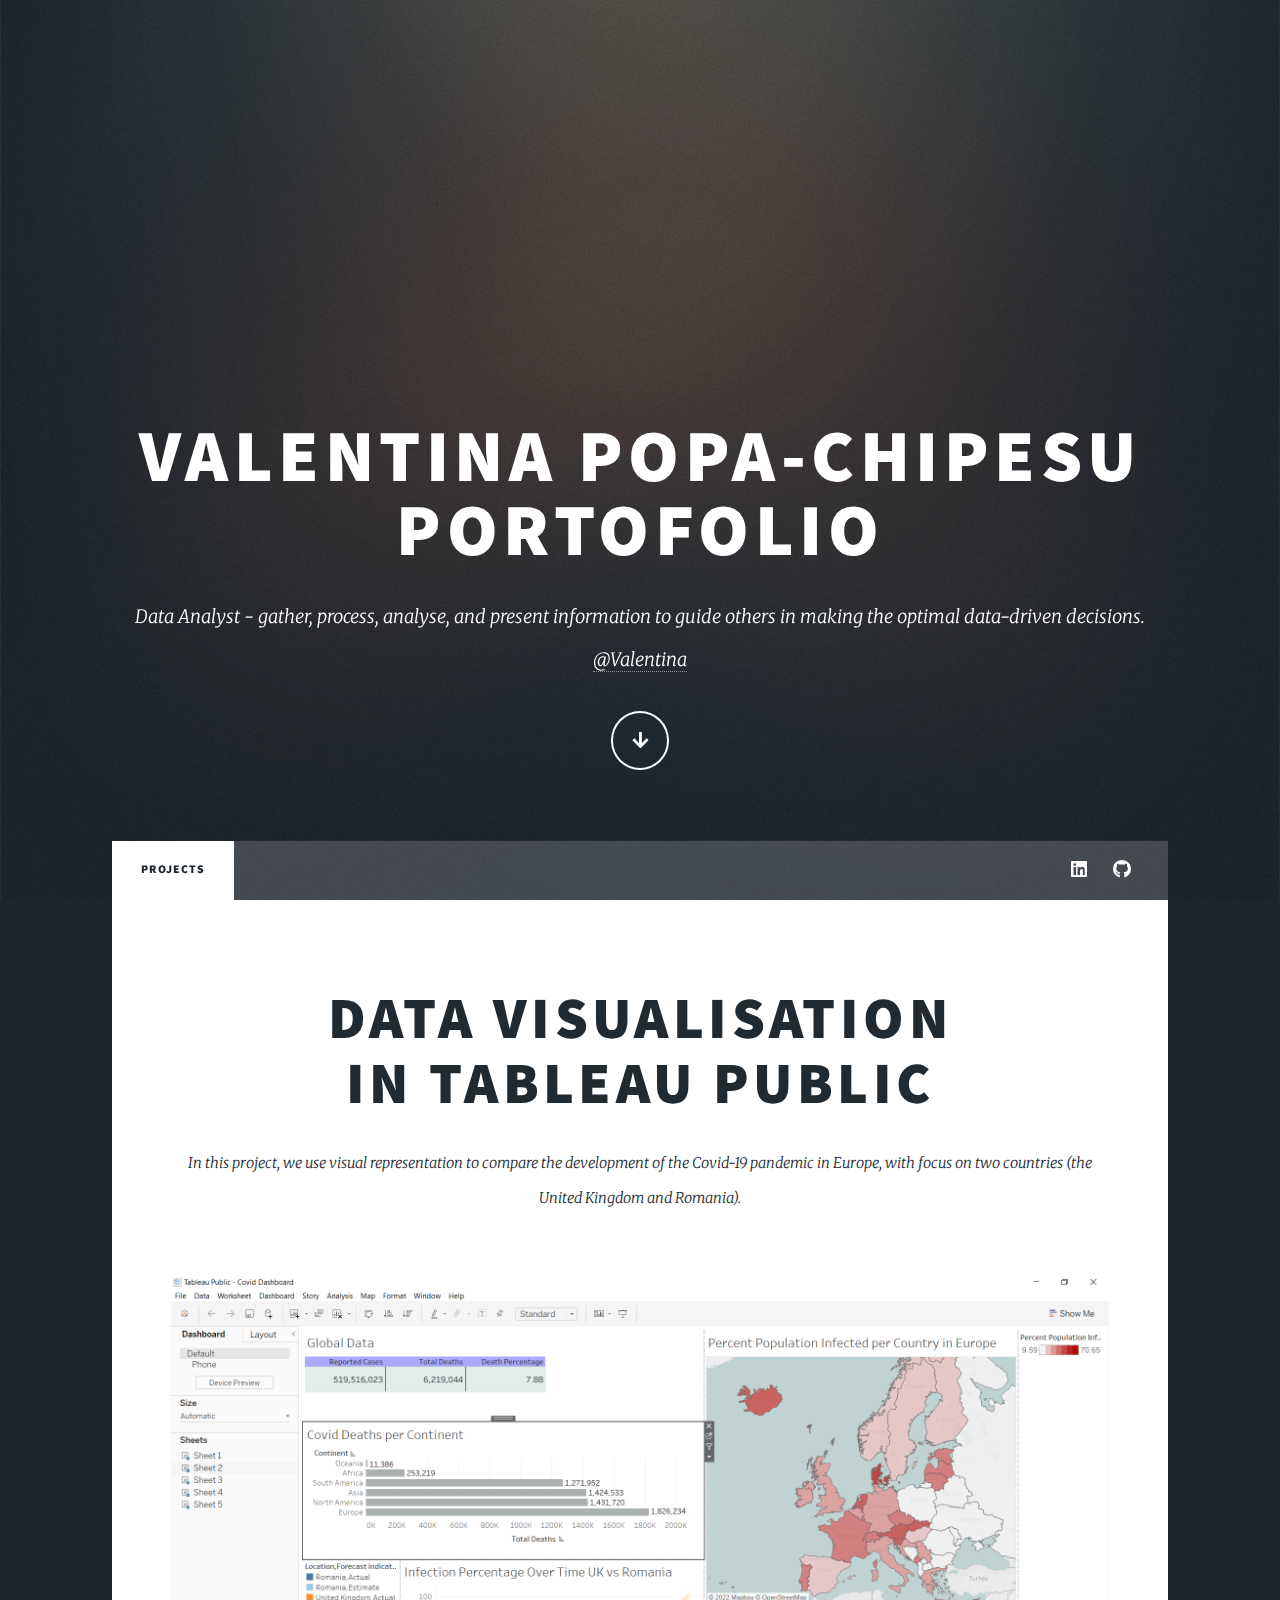
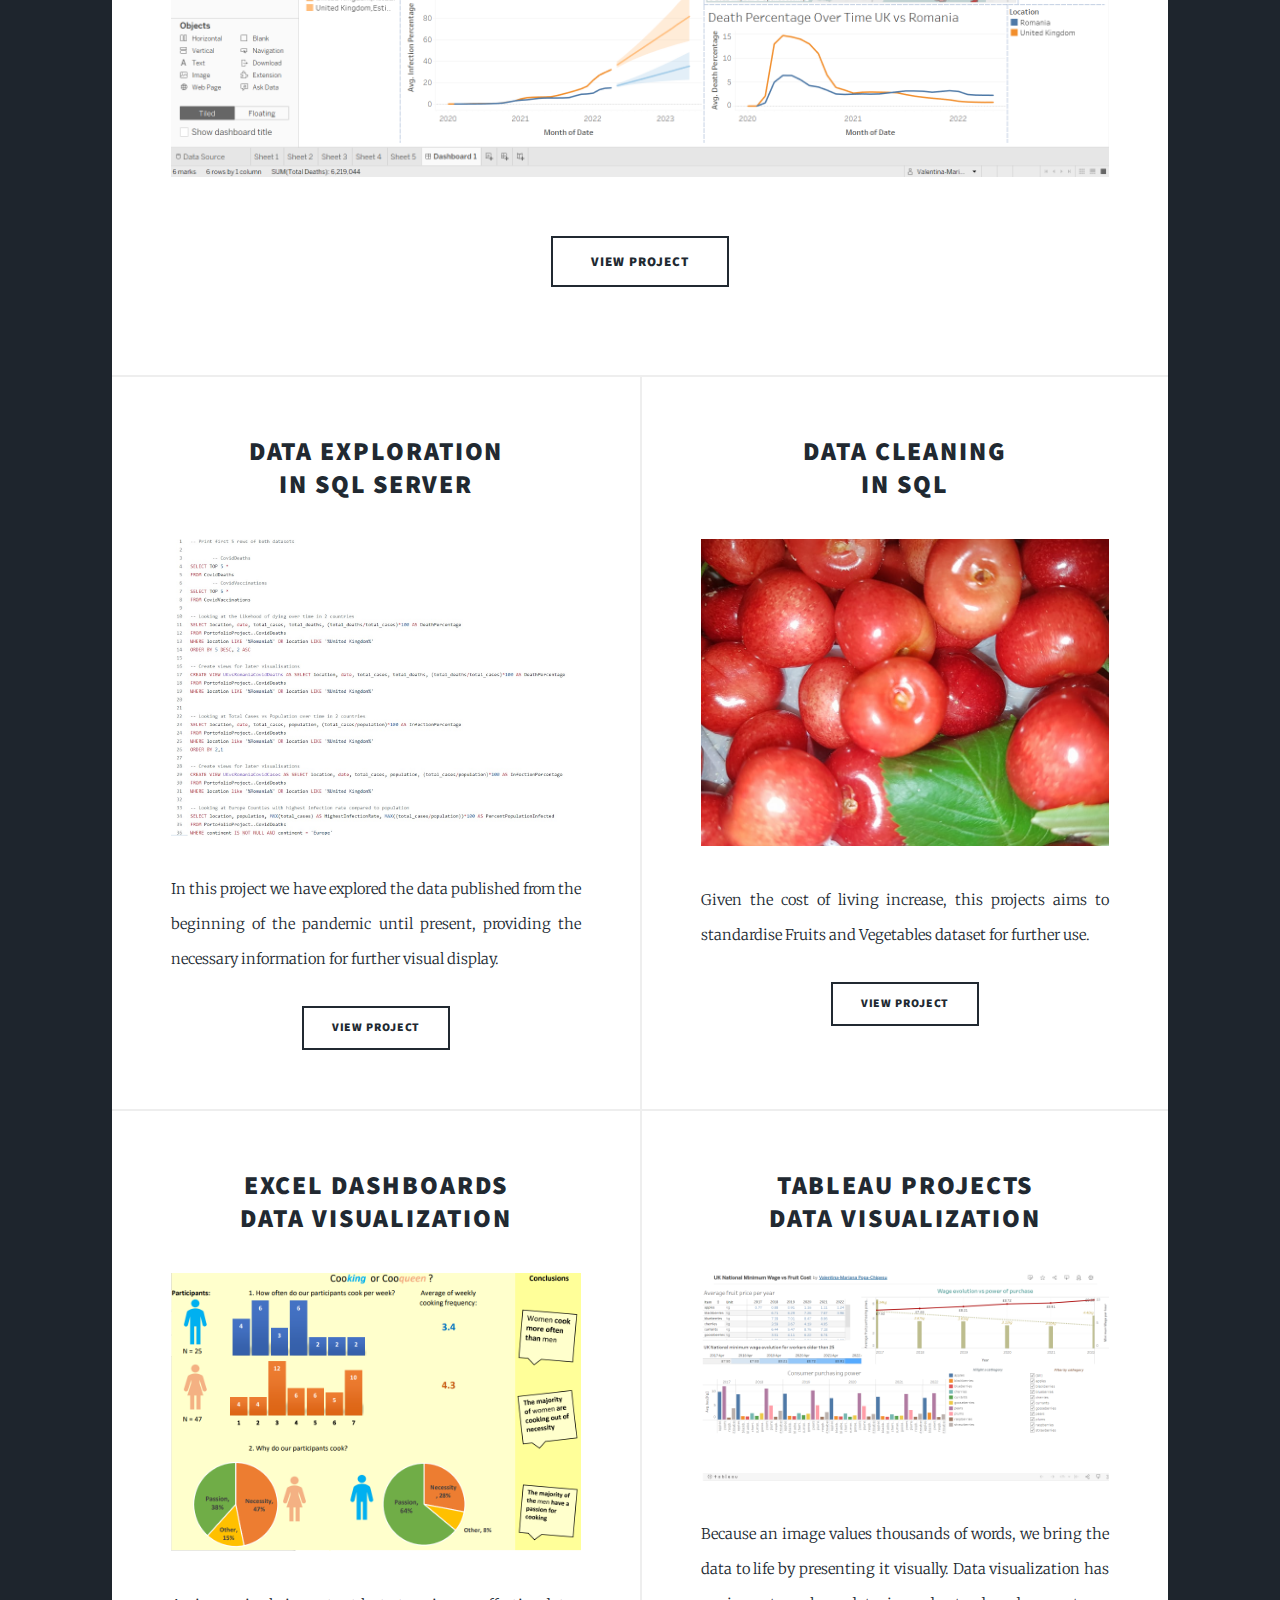
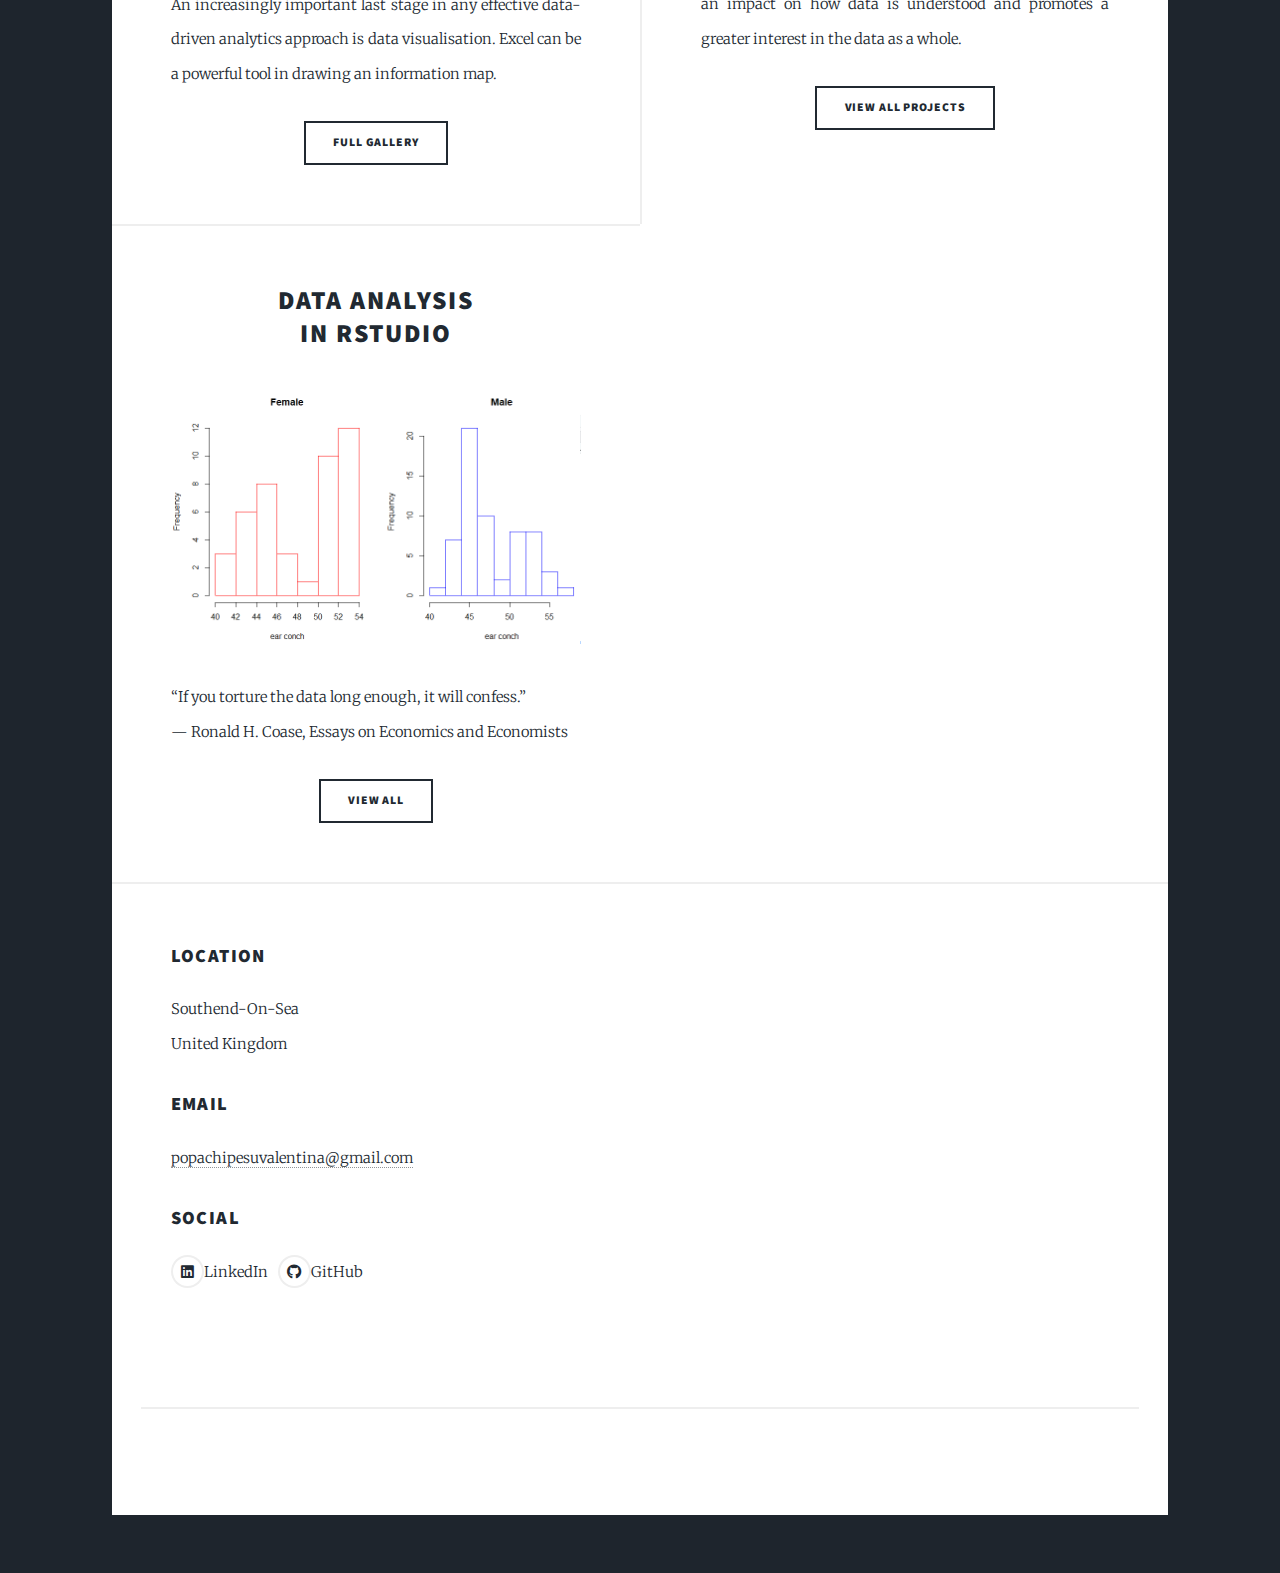
<file: index.html>
<!DOCTYPE HTML>
<!--
	Massively by HTML5 UP
	html5up.net | @ajlkn
	Free for personal and commercial use under the CCA 3.0 license (html5up.net/license)
-->
<html>
	<head>
		<title>Valentina Popa-Chipesu Portofolio</title>
		<meta charset="utf-8" />
		<meta name="viewport" content="width=device-width, initial-scale=1, user-scalable=no" />
		<link rel="stylesheet" href="assets/css/main.css" />
		<noscript><link rel="stylesheet" href="assets/css/noscript.css" /></noscript>
	</head>
	<body class="is-preload">

		<!-- Wrapper -->
			<div id="wrapper" class="fade-in">

				<!-- Intro -->
					<div id="intro">
						<h1>Valentina Popa-Chipesu<br />
						Portofolio</h1>
						<p>Data Analyst - gather, process, analyse, and present information to guide others in making the optimal data-driven decisions.<br />
							<a href="https://www.linkedin.com/in/valentina-popa-chipesu-153258198/" target= "_blank">@Valentina</a></p>
						<ul class="actions">
							<li><a href="#header" class="button icon solid solo fa-arrow-down scrolly">Continue</a></li>
						</ul>
					</div>

				<!-- Header -->
					<header id="header">
						<a href="index.html" class="logo">Projects</a>
					</header>

				<!-- Nav -->
					<nav id="nav">
						<ul class="links">
							<li class="active"><a href="index.html">Projects</a></li>
						</ul>
						<ul class="icons">
							<li><a href="https://www.linkedin.com/in/valentina-popa-chipesu-153258198/" class="icon brands alt fa-linkedin" target= "_blank"><span class="label"></span></a></li>
							<li><a href="https://github.com/Valentina-Popa-11" class="icon brands alt fa-github" target= "_blank"><span class="label"></span></a></li></ul>
					</nav>

				<!-- Main -->
					<div id="main">

						<!-- Featured Post -->
							<article class="post featured">
								<header class="major">
									<h2><a href="https://public.tableau.com/app/profile/valentina.mariana.popa.chipesu/viz/CovidDashboard_16531230475920/Dashboard1" target= "_blank">Data Visualisation<br />
									in Tableau Public</a></h2>
									<p>In this project, we use visual representation to compare the development of the Covid-19 pandemic in Europe, with focus on two countries (the United Kingdom and Romania).  </p>
								</header>
								<a href="https://public.tableau.com/app/profile/valentina.mariana.popa.chipesu/viz/CovidDashboard_16531230475920/Dashboard1" class="image main" target= "_blank"><img src="images/tableau.png" alt="" /></a>
								<ul class="actions special">
									<li><a href="https://public.tableau.com/app/profile/valentina.mariana.popa.chipesu/viz/CovidDashboard_16531230475920/Dashboard1" class="button large" target= "_blank">View Project</a></li>
								</ul>
							</article>

						<!-- Posts -->
							<section class="posts">
								<article>
									<header>
										<h2><a href="https://github.com/Valentina-Popa-11/PortofolioProjects/blob/main/Covid_Project01.sql" target= "_blank" class="image fit">Data Exploration<br />
										in SQL Server</a></h2>
									</header>
									<a href="https://github.com/Valentina-Popa-11/PortofolioProjects/blob/main/Covid_Project01.sql" class="image fit" target= "_blank"><img src="images/covid sql.jpg" alt="" /></a>
									<p>In this project we have explored the data published from the beginning of the pandemic until present, providing the necessary information for further visual display.</p>
									<ul class="actions special">
										<li><a href="https://github.com/Valentina-Popa-11/PortofolioProjects/blob/main/Covid_Project01.sql" target= "_blank" class="button">View Project</a></li>
									</ul>
								</article>
								<article>
									<header>
										<h2><a href="https://github.com/Valentina-Popa-11/PortofolioProjects/blob/main/FruitVegPrices.sql" target= "_blank" class="image fit">Data Cleaning<br />
										in SQL</a></h2>
									</header>
									<a href="https://github.com/Valentina-Popa-11/PortofolioProjects/blob/main/FruitVegPrices.sql" class="image fit" target= "_blank"><img src="images/cirese.jpg" alt="" /></a>
									<p>Given the cost of living increase, this projects aims to standardise Fruits and Vegetables dataset for further use.</p>
									<ul class="actions special">
										<li><a href="https://github.com/Valentina-Popa-11/PortofolioProjects/blob/main/FruitVegPrices.sql" target= "_blank" class="button">View Project</a></li>
									</ul>
								</article>
								<article>
									<header>
										<h2><a href="#" target= "_blank" class="image fit">Excel Dashboards<br />
										Data Visualization</a></h2>
									</header>
									<a href="#" target= "_blank" class="image fit"><img src="images/excel.png" alt="" /></a>
									<p>An increasingly important last stage in any effective data-driven analytics approach is data visualisation. Excel can be a powerful tool in drawing an information map.</p>
									<ul class="actions special">
										<li><a href="#" target= "_blank" class="button">Full Gallery</a></li>
									</ul>
								</article>
								<article>
									<header>
										<h2><a href="https://public.tableau.com/app/profile/valentina.mariana.popa.chipesu#!/?newProfile=&activeTab=0" target= "_blank" class="image fit">Tableau Projects<br />
										Data Visualization</a></h2>
									</header>
									<a href="https://public.tableau.com/app/profile/valentina.mariana.popa.chipesu#!/?newProfile=&activeTab=0" target= "_blank" class="image fit"><img src="images/tableau fruits.png" alt="" /></a>
									<p>Because an image values thousands of words, we bring the data to life by presenting it visually. Data visualization has an impact on how data is understood and promotes a greater interest in the data as a whole. </p>
									<ul class="actions special">
										<li><a href="https://public.tableau.com/app/profile/valentina.mariana.popa.chipesu#!/?newProfile=&activeTab=0" target= "_blank" class="button">View All Projects</a></li>
									</ul>
								</article>
								<article>
									<header>
										<h2><a href="https://github.com/Valentina-Popa-11/RStudio_01/blob/main/RStudio%20Exercises%2006.R" target= "_blank" class="image fit">Data Analysis<br />
										in RStudio</a></h2>
									</header>
									<a href="https://github.com/Valentina-Popa-11/RStudio_01/blob/main/RStudio%20Exercises%2006.R" target= "_blank" class="image fit"><img src="images/Rstudio.png" alt="" /></a>
									<p>“If you torture the data long enough, it will confess.” <br />
										― Ronald H. Coase, Essays on Economics and Economists</p>
									<ul class="actions special">
										<li><a href="https://github.com/Valentina-Popa-11/RStudio_01/blob/main/RStudio%20Exercises%2006.R" target= "_blank" class="button">View All</a></li>
									</ul>
								</article>
							</section>




					

						<section class="split contact">
							<section class="alt">
								<h3>Location</h3>
								<p>Southend-On-Sea<br />
								United Kingdom</p>
							</section>
							<section>
								<h3>Email</h3>
								<p><a href="https://mail.google.com/mail/u/1/?view=cm&fs=1&to=popachipesuvalentina@gmail.com&tf=1
									" target= "_blank">popachipesuvalentina@gmail.com</a></p>
							</section>
							<section>
								<h3>Social</h3>
								<ul class="icons alt">
									<li><a href="https://www.linkedin.com/in/valentina-popa-chipesu-153258198/" class="icon brands alt fa-linkedin" target= "_blank">LinkedIn<span class="label"></span></a></li>
									<li><a href="https://github.com/Valentina-Popa-11" class="icon brands alt fa-github">GitHub<span class="label" target= "_blank"></span></a></li>
								</ul>
							</section>
						</section>
					</footer>

				<!-- Copyright -->
					<div id="copyright">
						<ul><li>&copy; Untitled</li><li>Design: <a href="https://html5up.net">HTML5 UP</a></li></ul>
					</div>

			</div>

		<!-- Scripts -->
			<script src="assets/js/jquery.min.js"></script>
			<script src="assets/js/jquery.scrollex.min.js"></script>
			<script src="assets/js/jquery.scrolly.min.js"></script>
			<script src="assets/js/browser.min.js"></script>
			<script src="assets/js/breakpoints.min.js"></script>
			<script src="assets/js/util.js"></script>
			<script src="assets/js/main.js"></script>

	</body>
</html>
</file>
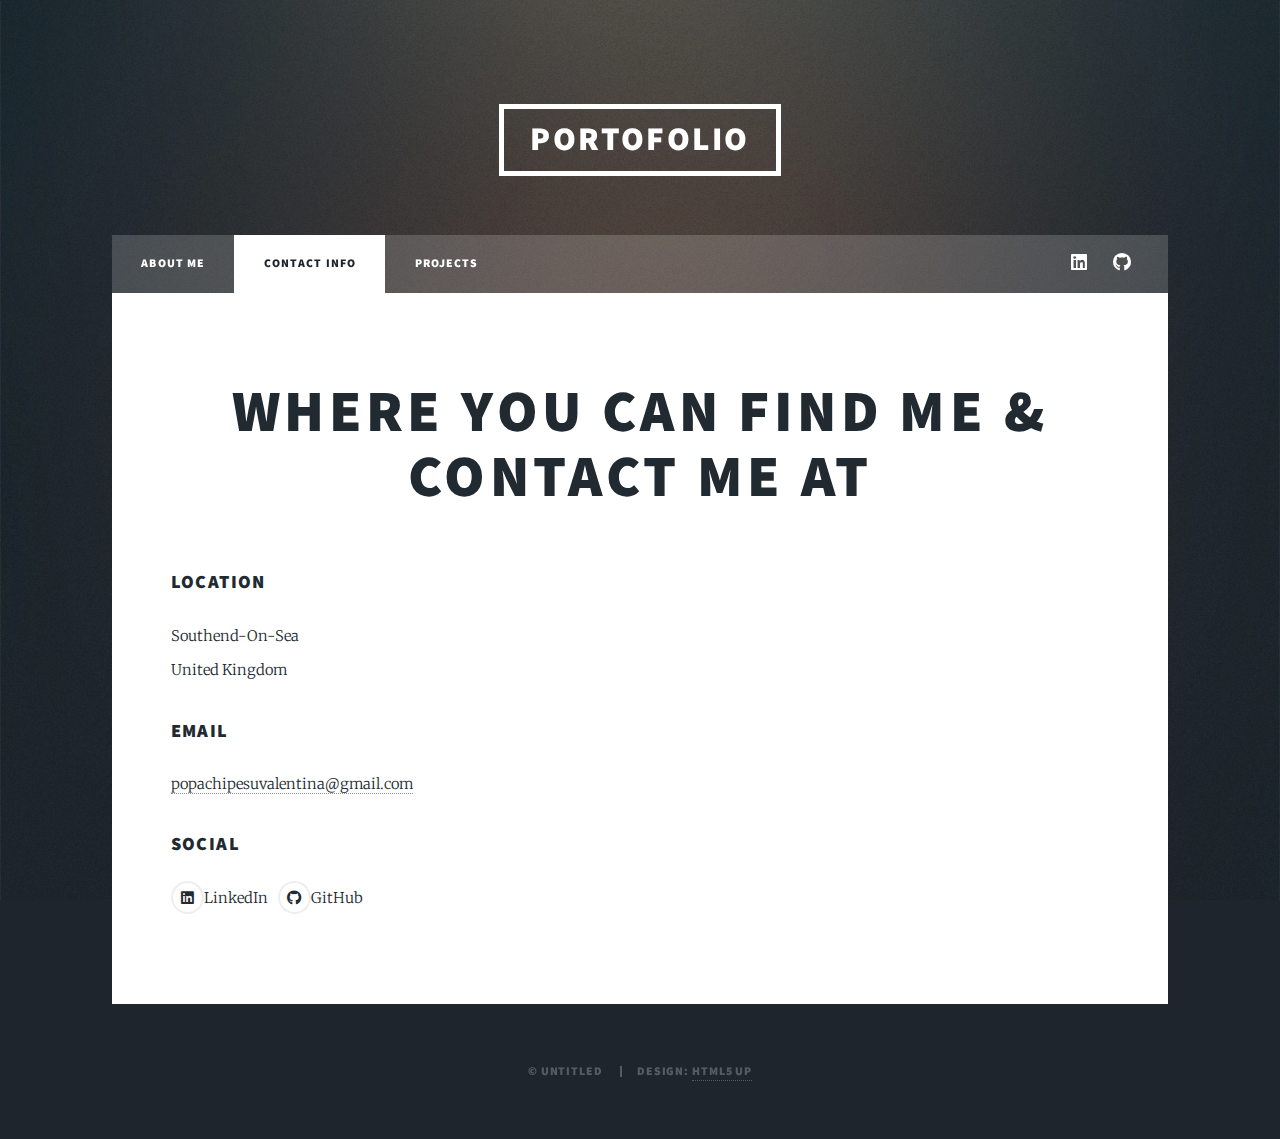
<file: contact.html>
<!DOCTYPE HTML>
<!--
	Massively by HTML5 UP
	html5up.net | @ajlkn
	Free for personal and commercial use under the CCA 3.0 license (html5up.net/license)
-->
<html>

<head>
    <title>Valentina Popa-Chipesu Portofolio - Contact info</title>
	<meta charset="utf-8" />
	<meta name="viewport" content="width=device-width, initial-scale=1, user-scalable=no" />
	<link rel="stylesheet" href="assets/css/main.css" />
	<noscript>
		<link rel="stylesheet" href="assets/css/noscript.css" />
	</noscript>
</head>

<body class="is-preload">

	<!-- Wrapper -->
	<div id="wrapper">

		<!-- Header -->
		<header id="header">
			<a href="index.html" class="logo">Portofolio</a>
		</header>

		<!-- Nav -->
		<nav id="nav">
			<ul class="links">
				<li><a href="generic.html">About me</a></li>
                <li class="active"><a href="contact.html">Contact info</a></li>
				<li><a href="elements.html">Projects</a></li>

			</ul>
			<ul class="icons">
				<li><a href="https://www.linkedin.com/in/valentina-popa-chipesu-153258198/"
						class="icon brands alt fa-linkedin" target="_blank"><span class="label"></span></a></li>
				<li><a href="https://github.com/Valentina-Popa-11" class="icon brands alt fa-github"
						target="_blank"><span class="label"></span></a></li>
			</ul>
		</nav>

		<!-- Main -->
		<div id="main">

			<!-- Post -->
			<section class="post">
				<header class="major">
					<h2>Where you can find me & contact me at</h2>
				</header>
				<section class="alt">
					<h3>Location</h3>
					<p>Southend-On-Sea<br />
						United Kingdom</p>
				</section>
				<section>
					<h3>Email</h3>
					<p><a href="https://mail.google.com/mail/u/1/?view=cm&fs=1&to=popachipesuvalentina@gmail.com&tf=1
									" target="_blank">popachipesuvalentina@gmail.com</a></p>
				</section>
				<section>
					<h3>Social</h3>
					<ul class="icons alt">
						<li><a href="https://www.linkedin.com/in/valentina-popa-chipesu-153258198/"
								class="icon brands alt fa-linkedin" target="_blank">LinkedIn<span
									class="label"></span></a>
						</li>
						<li><a href="https://github.com/Valentina-Popa-11" class="icon brands alt fa-github">GitHub<span
									class="label" target="_blank"></span></a></li>
					</ul>
				</section>
			</section>
		</div>


		<!-- Copyright -->
		<div id="copyright">
			<ul>
				<li>&copy; Untitled</li>
				<li>Design: <a href="https://html5up.net">HTML5 UP</a></li>
			</ul>
		</div>

	</div>

	<!-- Scripts -->
	<script src="assets/js/jquery.min.js"></script>
	<script src="assets/js/jquery.scrollex.min.js"></script>
	<script src="assets/js/jquery.scrolly.min.js"></script>
	<script src="assets/js/browser.min.js"></script>
	<script src="assets/js/breakpoints.min.js"></script>
	<script src="assets/js/util.js"></script>
	<script src="assets/js/main.js"></script>

</body>


</html>
</file>
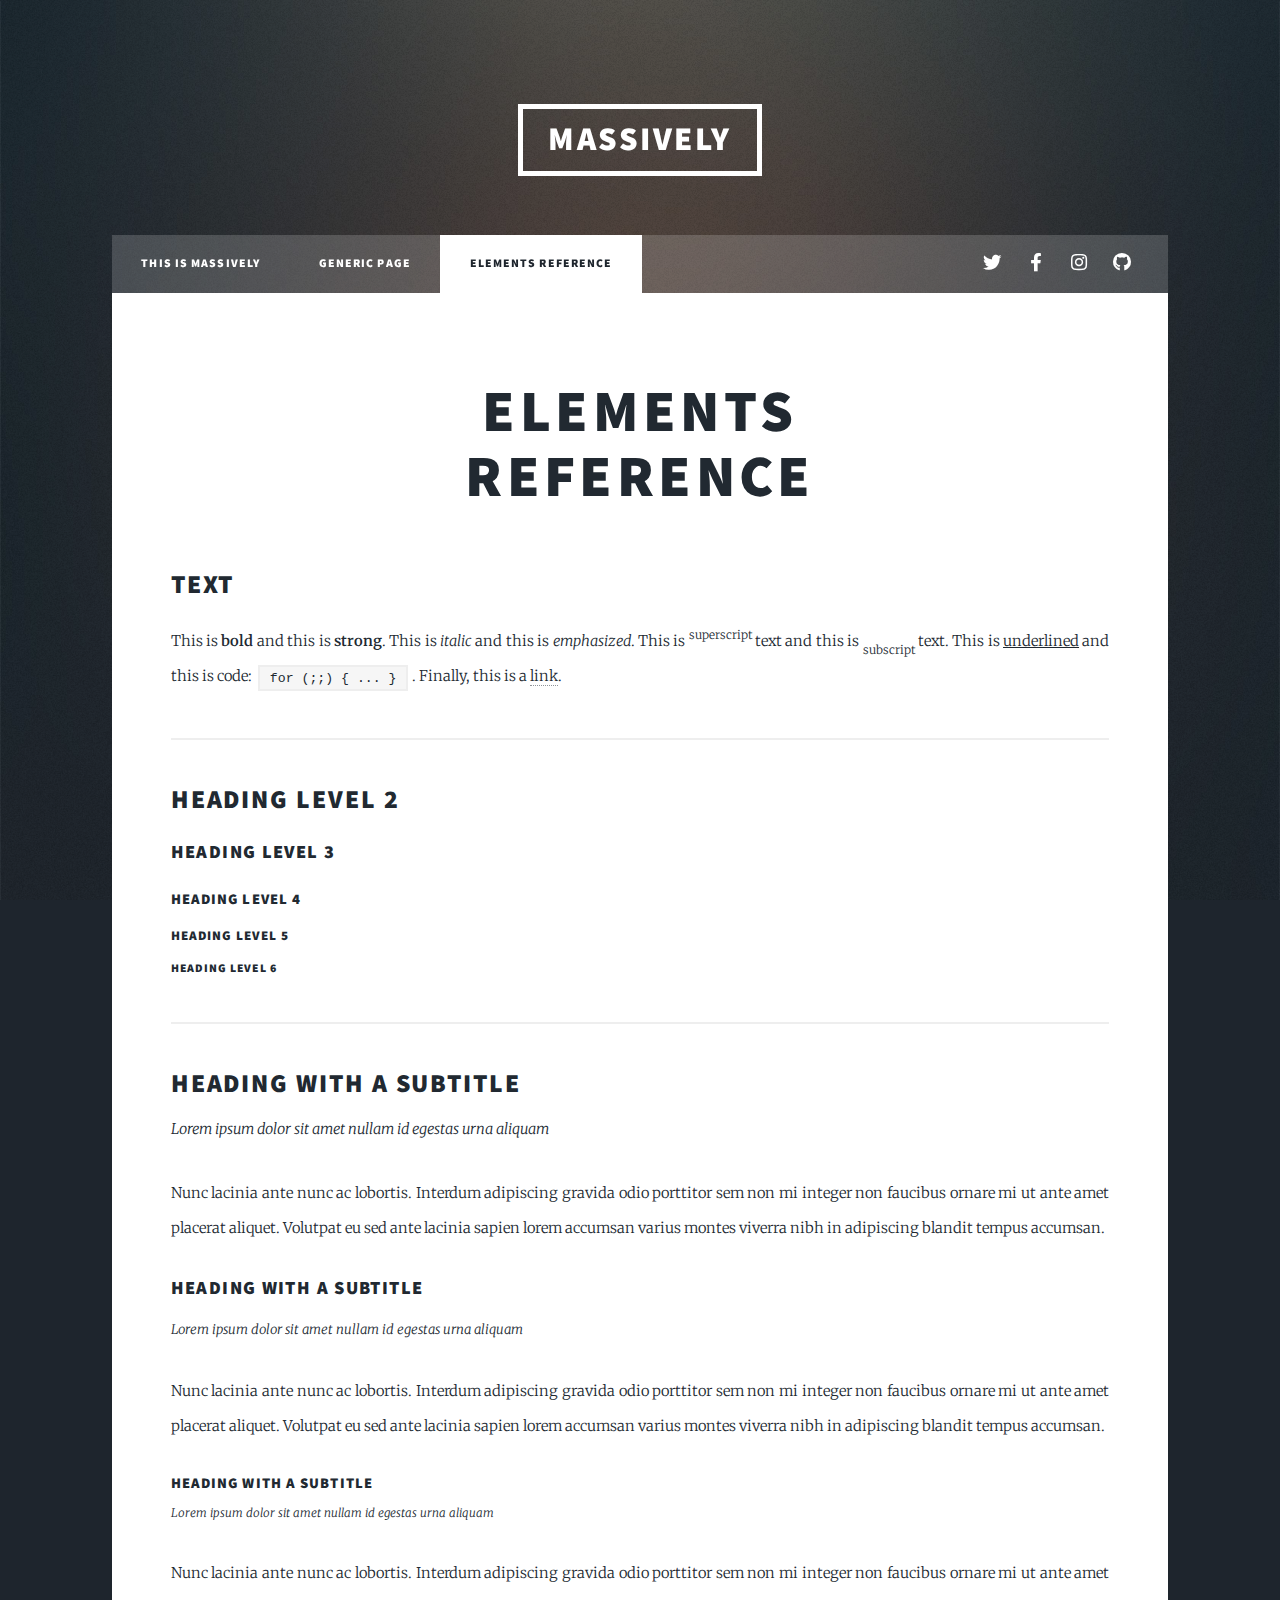
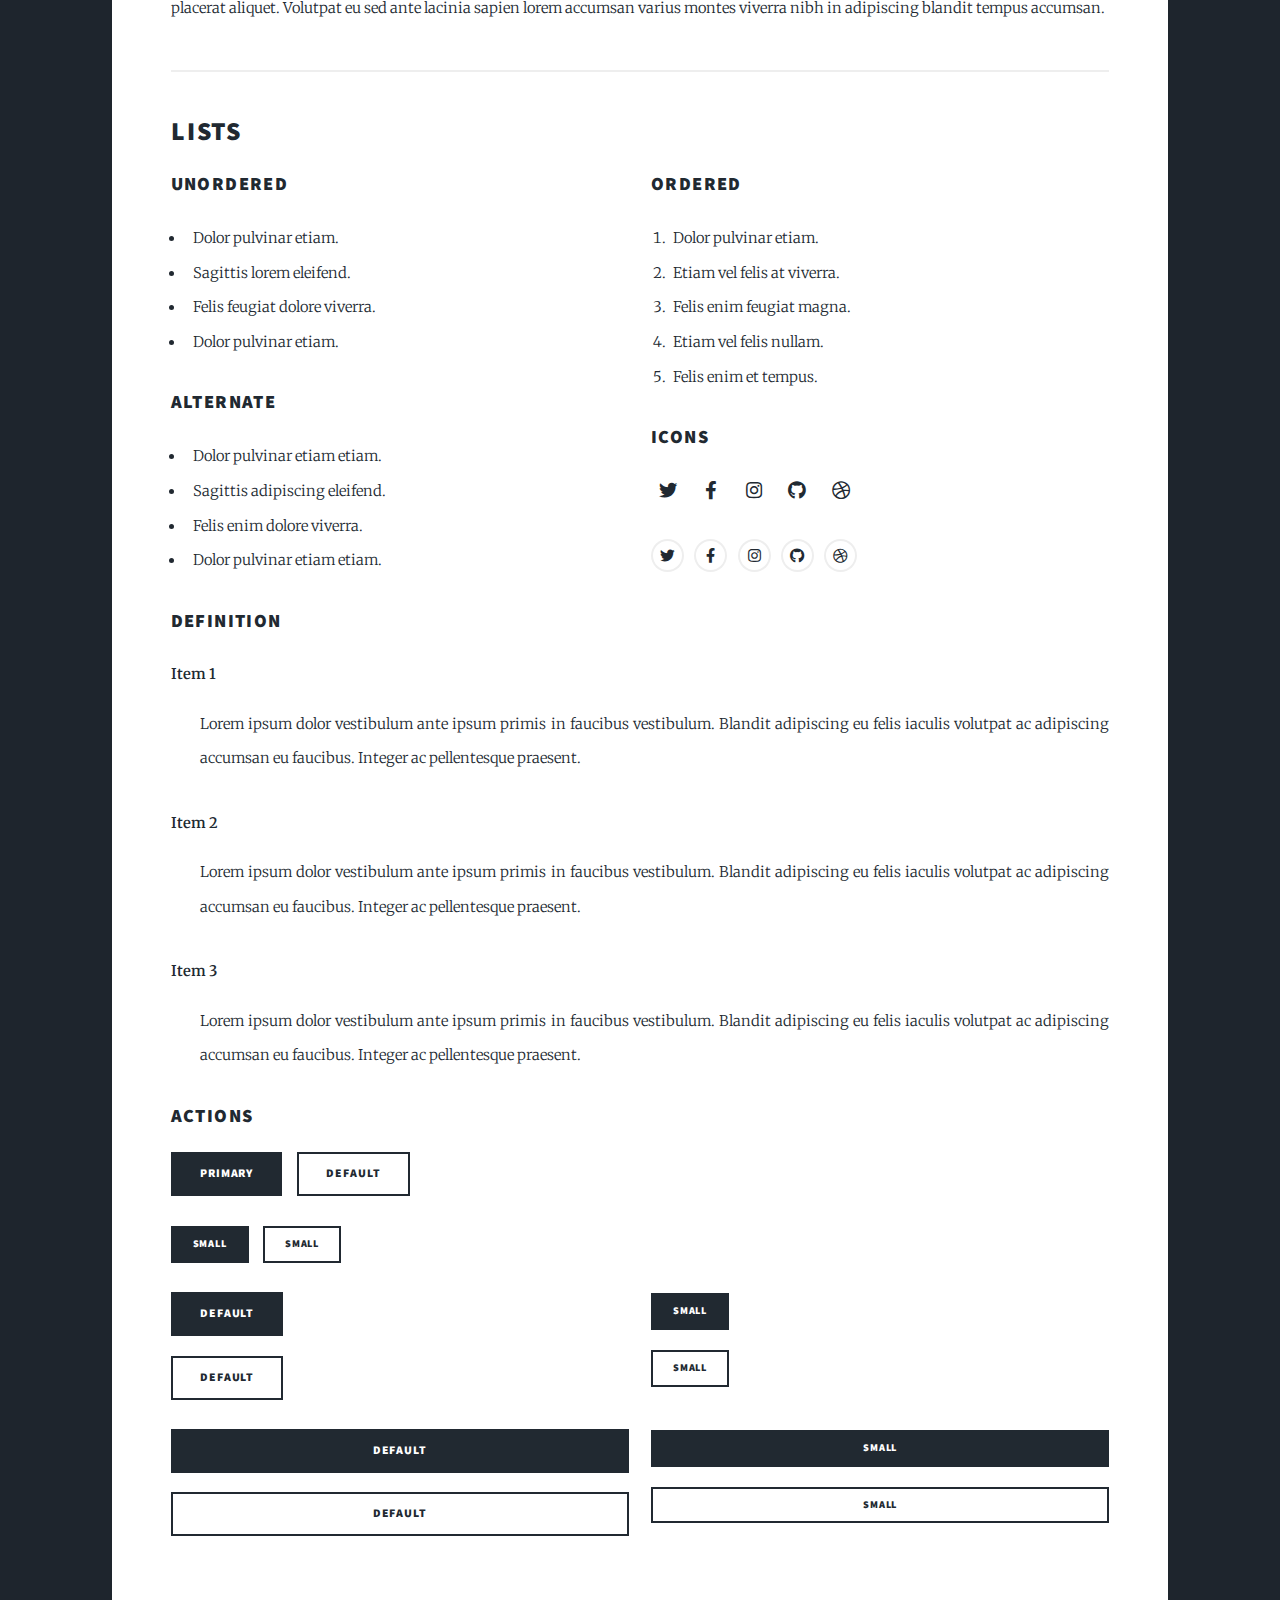
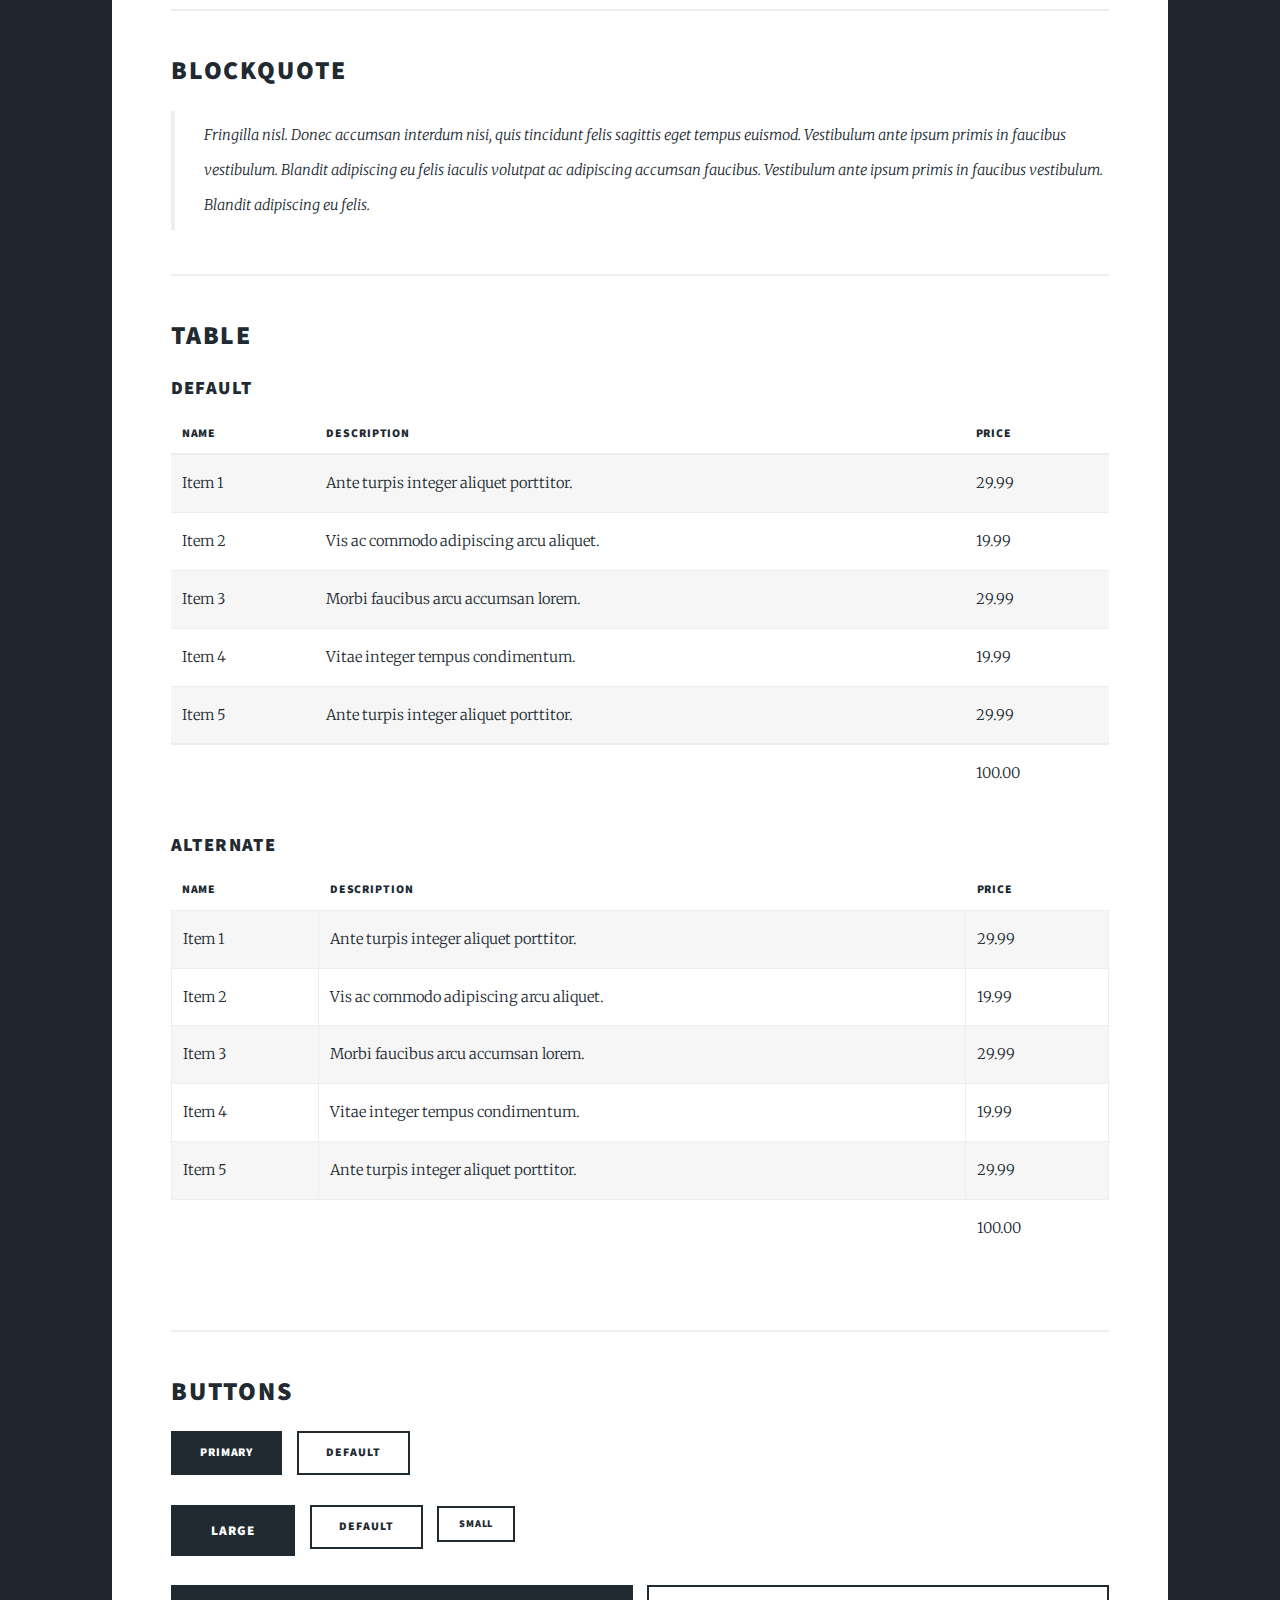
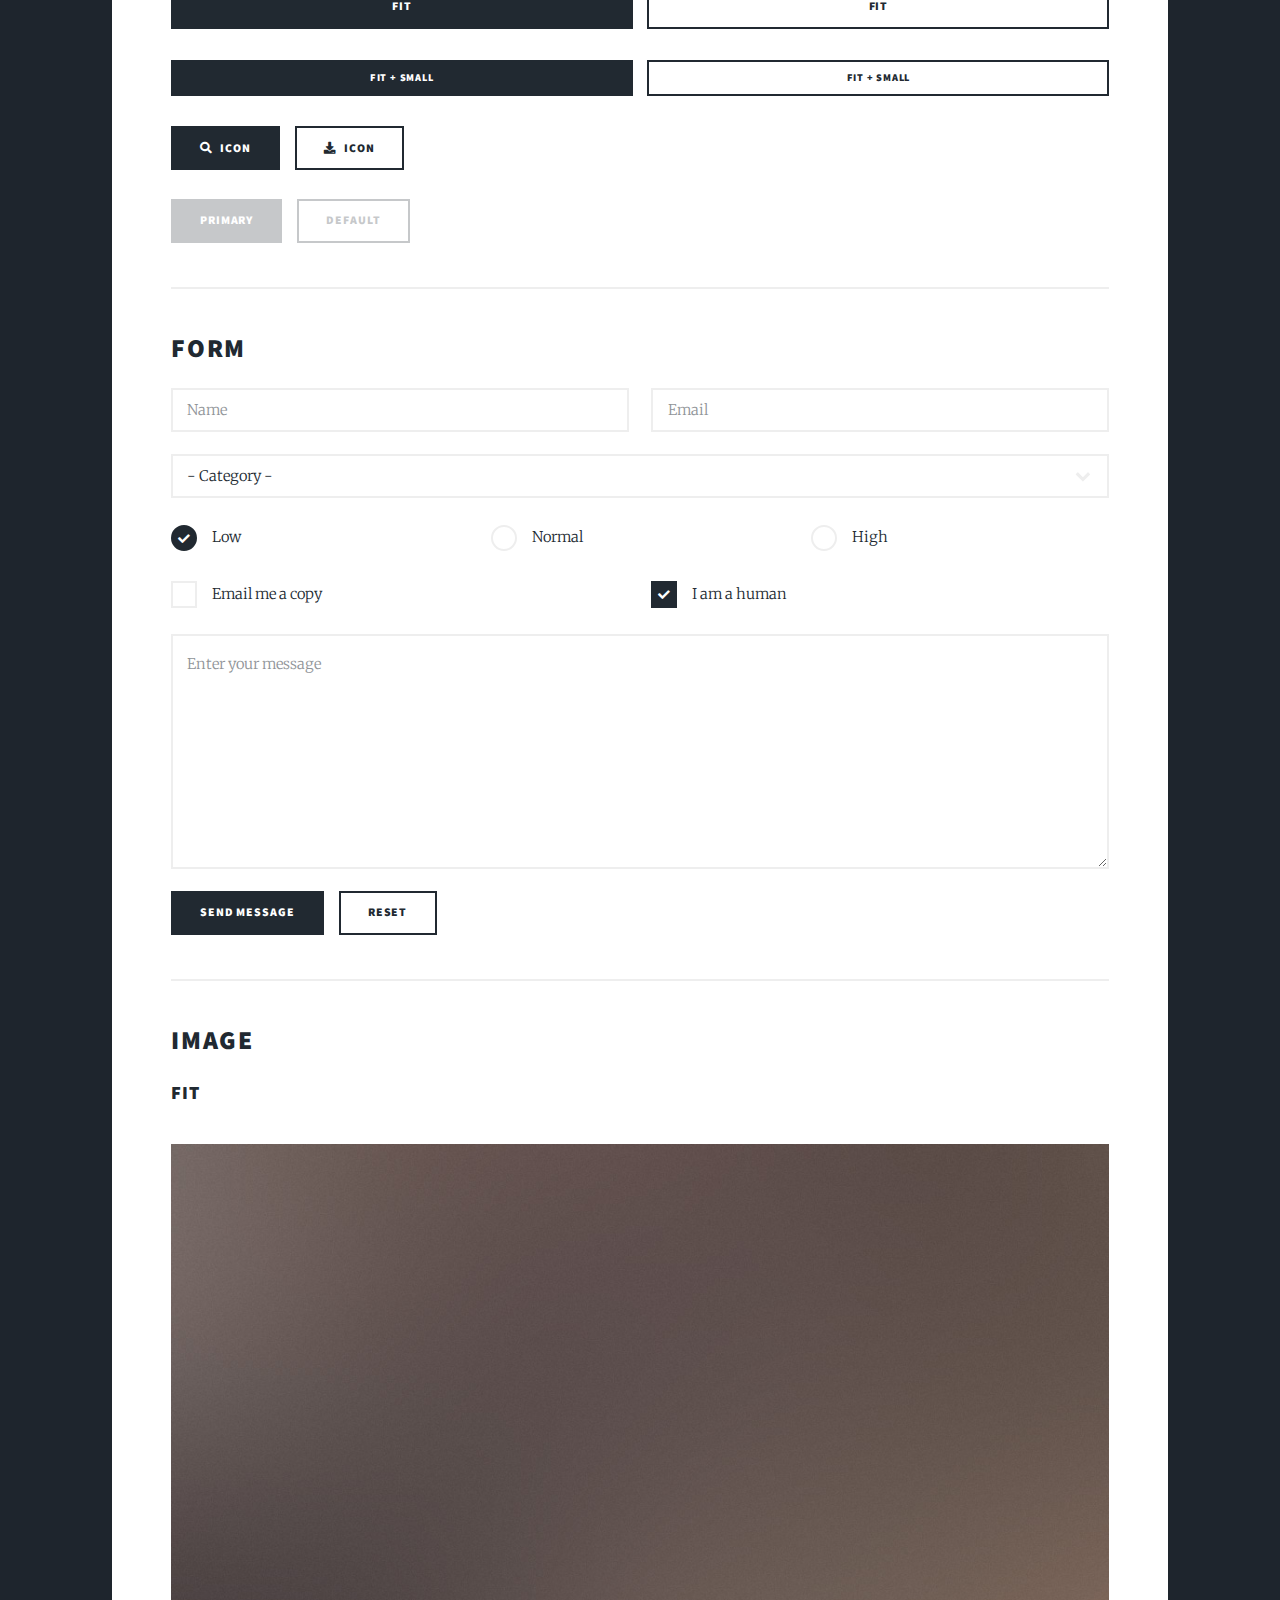
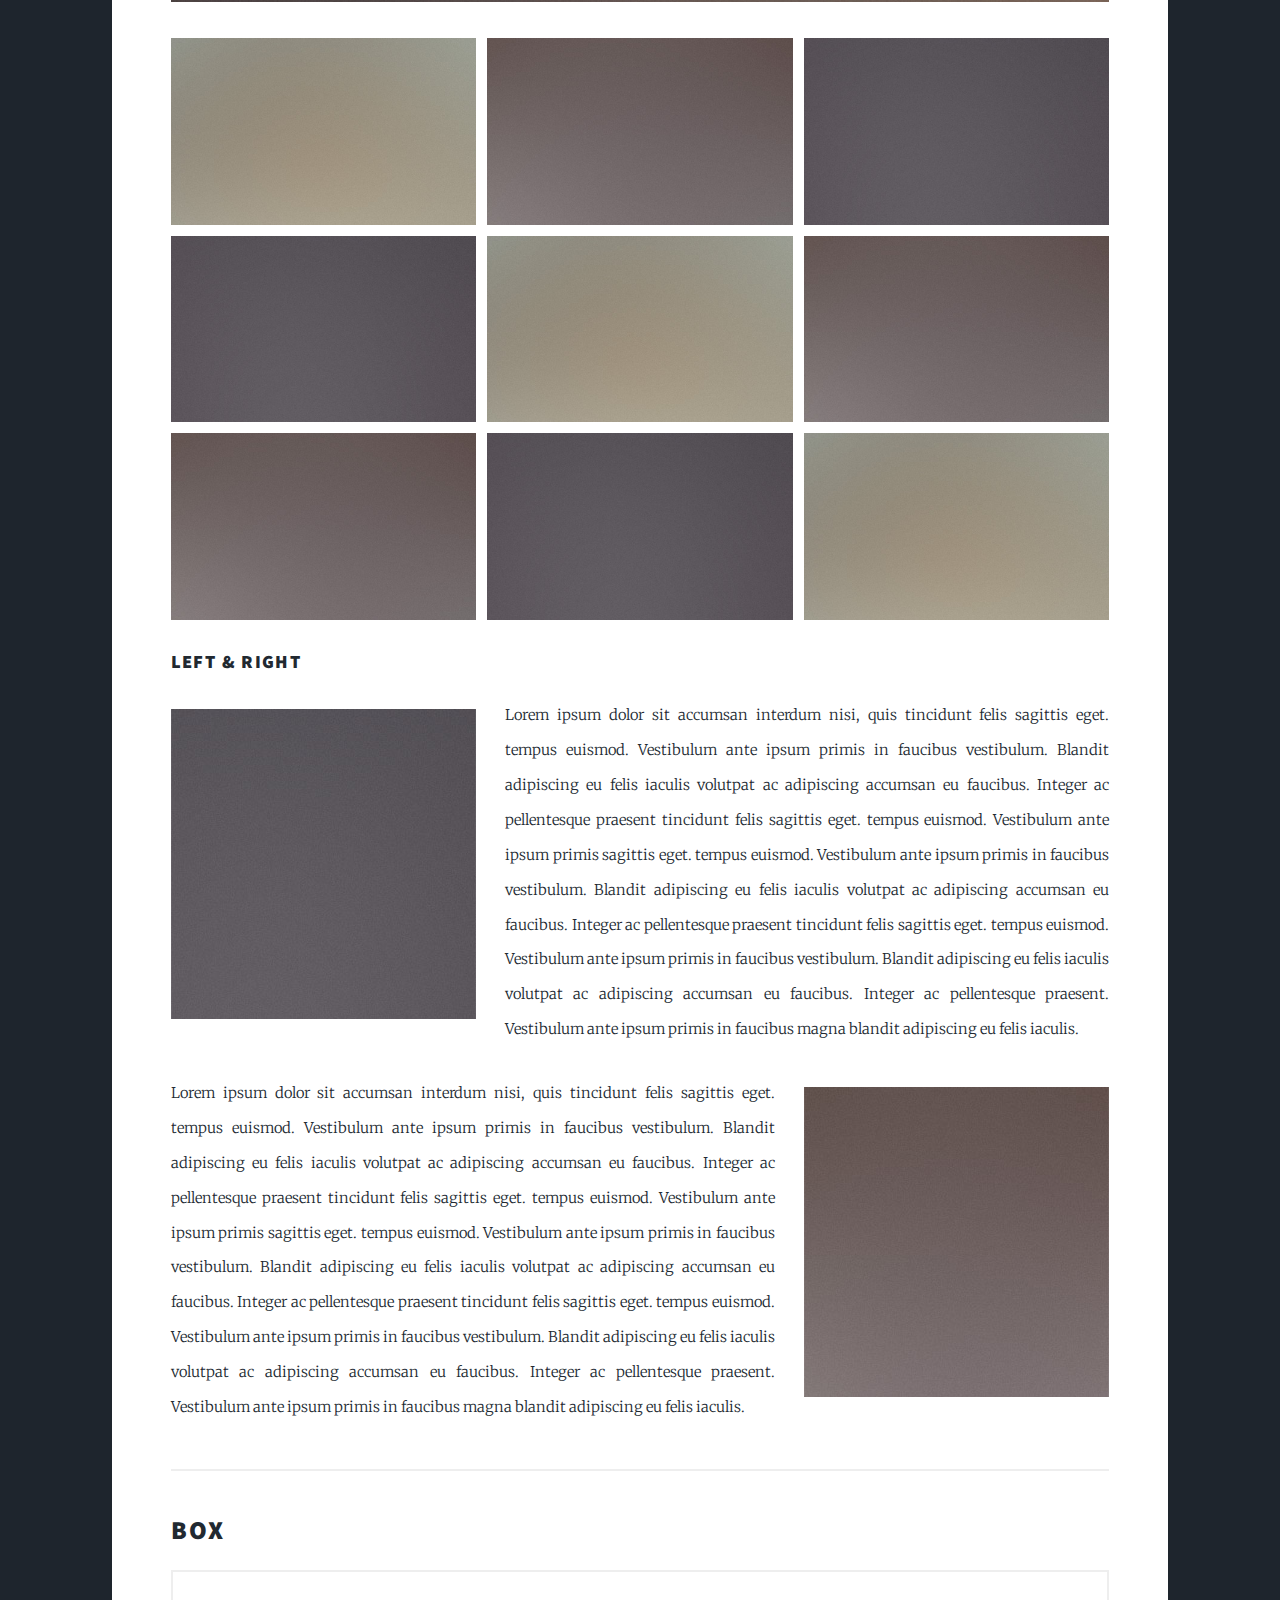
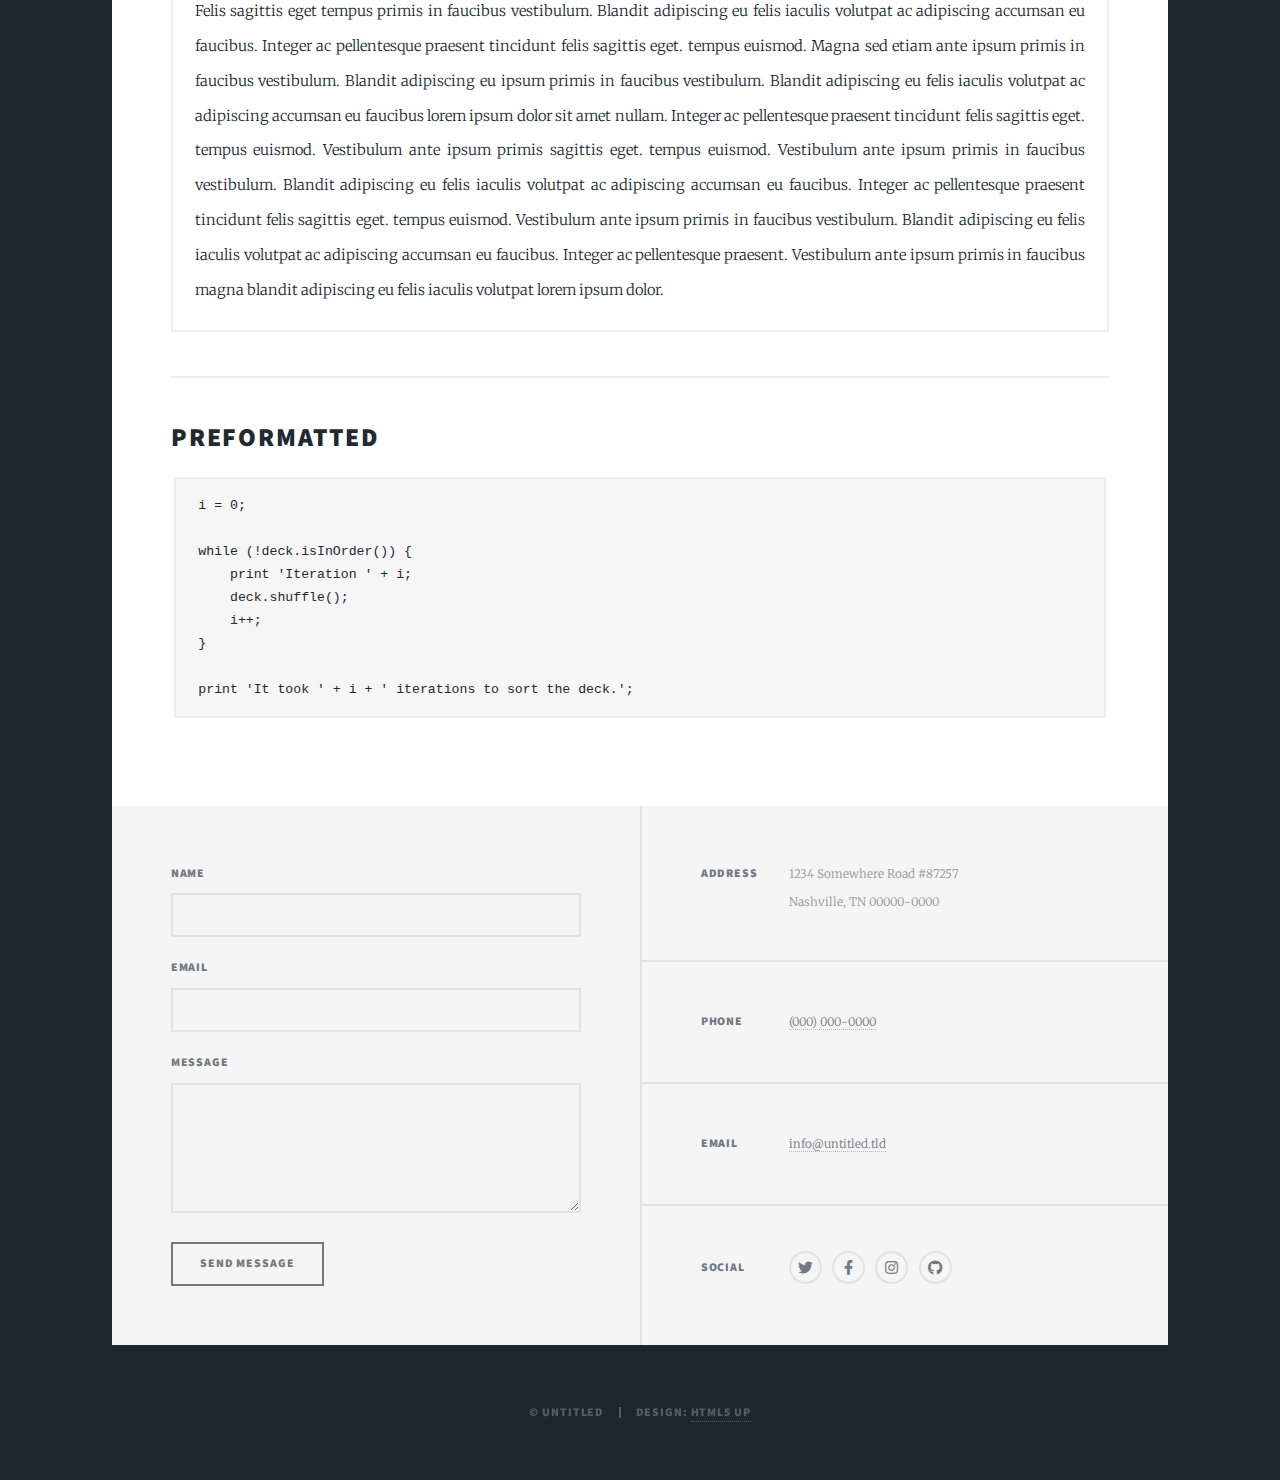
<file: elements.html>
<!DOCTYPE HTML>
<!--
	Massively by HTML5 UP
	html5up.net | @ajlkn
	Free for personal and commercial use under the CCA 3.0 license (html5up.net/license)
-->
<html>
	<head>
		<title>Elements Reference - Massively by HTML5 UP</title>
		<meta charset="utf-8" />
		<meta name="viewport" content="width=device-width, initial-scale=1, user-scalable=no" />
		<link rel="stylesheet" href="assets/css/main.css" />
		<noscript><link rel="stylesheet" href="assets/css/noscript.css" /></noscript>
	</head>
	<body class="is-preload">

		<!-- Wrapper -->
			<div id="wrapper">

				<!-- Header -->
					<header id="header">
						<a href="index.html" class="logo">Massively</a>
					</header>

				<!-- Nav -->
					<nav id="nav">
						<ul class="links">
							<li><a href="index.html">This is Massively</a></li>
							<li><a href="generic.html">Generic Page</a></li>
							<li class="active"><a href="elements.html">Elements Reference</a></li>
						</ul>
						<ul class="icons">
							<li><a href="#" class="icon brands fa-twitter"><span class="label">Twitter</span></a></li>
							<li><a href="#" class="icon brands fa-facebook-f"><span class="label">Facebook</span></a></li>
							<li><a href="#" class="icon brands fa-instagram"><span class="label">Instagram</span></a></li>
							<li><a href="#" class="icon brands fa-github"><span class="label">GitHub</span></a></li>
						</ul>
					</nav>

				<!-- Main -->
					<div id="main">

						<!-- Post -->
							<section class="post">
								<header class="major">
									<h1>Elements<br />
									Reference</h1>
								</header>

								<!-- Text stuff -->
									<h2>Text</h2>
									<p>This is <b>bold</b> and this is <strong>strong</strong>. This is <i>italic</i> and this is <em>emphasized</em>.
									This is <sup>superscript</sup> text and this is <sub>subscript</sub> text.
									This is <u>underlined</u> and this is code: <code>for (;;) { ... }</code>.
									Finally, this is a <a href="#">link</a>.</p>
									<hr />
									<h2>Heading Level 2</h2>
									<h3>Heading Level 3</h3>
									<h4>Heading Level 4</h4>
									<h5>Heading Level 5</h5>
									<h6>Heading Level 6</h6>
									<hr />
									<header>
										<h2>Heading with a Subtitle</h2>
										<p>Lorem ipsum dolor sit amet nullam id egestas urna aliquam</p>
									</header>
									<p>Nunc lacinia ante nunc ac lobortis. Interdum adipiscing gravida odio porttitor sem non mi integer non faucibus ornare mi ut ante amet placerat aliquet. Volutpat eu sed ante lacinia sapien lorem accumsan varius montes viverra nibh in adipiscing blandit tempus accumsan.</p>
									<header>
										<h3>Heading with a Subtitle</h3>
										<p>Lorem ipsum dolor sit amet nullam id egestas urna aliquam</p>
									</header>
									<p>Nunc lacinia ante nunc ac lobortis. Interdum adipiscing gravida odio porttitor sem non mi integer non faucibus ornare mi ut ante amet placerat aliquet. Volutpat eu sed ante lacinia sapien lorem accumsan varius montes viverra nibh in adipiscing blandit tempus accumsan.</p>
									<header>
										<h4>Heading with a Subtitle</h4>
										<p>Lorem ipsum dolor sit amet nullam id egestas urna aliquam</p>
									</header>
									<p>Nunc lacinia ante nunc ac lobortis. Interdum adipiscing gravida odio porttitor sem non mi integer non faucibus ornare mi ut ante amet placerat aliquet. Volutpat eu sed ante lacinia sapien lorem accumsan varius montes viverra nibh in adipiscing blandit tempus accumsan.</p>

									<hr />

								<!-- Lists -->
									<h2>Lists</h2>
									<div class="row">
										<div class="col-6 col-12-small">

											<h3>Unordered</h3>
											<ul>
												<li>Dolor pulvinar etiam.</li>
												<li>Sagittis lorem eleifend.</li>
												<li>Felis feugiat dolore viverra.</li>
												<li>Dolor pulvinar etiam.</li>
											</ul>

											<h3>Alternate</h3>
											<ul class="alt">
												<li>Dolor pulvinar etiam etiam.</li>
												<li>Sagittis adipiscing eleifend.</li>
												<li>Felis enim dolore viverra.</li>
												<li>Dolor pulvinar etiam etiam.</li>
											</ul>

										</div>
										<div class="col-6 col-12-small">

											<h3>Ordered</h3>
											<ol>
												<li>Dolor pulvinar etiam.</li>
												<li>Etiam vel felis at viverra.</li>
												<li>Felis enim feugiat magna.</li>
												<li>Etiam vel felis nullam.</li>
												<li>Felis enim et tempus.</li>
											</ol>

											<h3>Icons</h3>
											<ul class="icons">
												<li><a href="#" class="icon brands fa-twitter"><span class="label">Twitter</span></a></li>
												<li><a href="#" class="icon brands fa-facebook-f"><span class="label">Facebook</span></a></li>
												<li><a href="#" class="icon brands fa-instagram"><span class="label">Instagram</span></a></li>
												<li><a href="#" class="icon brands fa-github"><span class="label">Github</span></a></li>
												<li><a href="#" class="icon brands fa-dribbble"><span class="label">Dribbble</span></a></li>
											</ul>
											<ul class="icons alt">
												<li><a href="#" class="icon brands alt fa-twitter"><span class="label">Twitter</span></a></li>
												<li><a href="#" class="icon brands alt fa-facebook-f"><span class="label">Facebook</span></a></li>
												<li><a href="#" class="icon brands alt fa-instagram"><span class="label">Instagram</span></a></li>
												<li><a href="#" class="icon brands alt fa-github"><span class="label">Github</span></a></li>
												<li><a href="#" class="icon brands alt fa-dribbble"><span class="label">Dribbble</span></a></li>
											</ul>

										</div>
									</div>
									<h3>Definition</h3>
									<dl>
										<dt>Item 1</dt>
										<dd>
											<p>Lorem ipsum dolor vestibulum ante ipsum primis in faucibus vestibulum. Blandit adipiscing eu felis iaculis volutpat ac adipiscing accumsan eu faucibus. Integer ac pellentesque praesent.</p>
										</dd>
										<dt>Item 2</dt>
										<dd>
											<p>Lorem ipsum dolor vestibulum ante ipsum primis in faucibus vestibulum. Blandit adipiscing eu felis iaculis volutpat ac adipiscing accumsan eu faucibus. Integer ac pellentesque praesent.</p>
										</dd>
										<dt>Item 3</dt>
										<dd>
											<p>Lorem ipsum dolor vestibulum ante ipsum primis in faucibus vestibulum. Blandit adipiscing eu felis iaculis volutpat ac adipiscing accumsan eu faucibus. Integer ac pellentesque praesent.</p>
										</dd>
									</dl>

									<h3>Actions</h3>
									<ul class="actions">
										<li><a href="#" class="button primary">Primary</a></li>
										<li><a href="#" class="button">Default</a></li>
									</ul>
									<ul class="actions small">
										<li><a href="#" class="button primary small">Small</a></li>
										<li><a href="#" class="button small">Small</a></li>
									</ul>
									<div class="row">
										<div class="col-6 col-12-small">
											<ul class="actions stacked">
												<li><a href="#" class="button primary">Default</a></li>
												<li><a href="#" class="button">Default</a></li>
											</ul>
										</div>
										<div class="col-6 col-12-small">
											<ul class="actions stacked">
												<li><a href="#" class="button primary small">Small</a></li>
												<li><a href="#" class="button small">Small</a></li>
											</ul>
										</div>
									</div>
									<div class="row">
										<div class="col-6 col-12-small">
											<ul class="actions stacked">
												<li><a href="#" class="button primary fit">Default</a></li>
												<li><a href="#" class="button fit">Default</a></li>
											</ul>
										</div>
										<div class="col-6 col-12-small">
											<ul class="actions stacked">
												<li><a href="#" class="button primary small fit">Small</a></li>
												<li><a href="#" class="button small fit">Small</a></li>
											</ul>
										</div>
									</div>

									<hr />

								<!-- Blockquote -->
									<h2>Blockquote</h2>
									<blockquote>Fringilla nisl. Donec accumsan interdum nisi, quis tincidunt felis sagittis eget tempus euismod. Vestibulum ante ipsum primis in faucibus vestibulum. Blandit adipiscing eu felis iaculis volutpat ac adipiscing accumsan faucibus. Vestibulum ante ipsum primis in faucibus vestibulum. Blandit adipiscing eu felis.</blockquote>

									<hr />

								<!-- Table -->
									<h2>Table</h2>

									<h3>Default</h3>
									<div class="table-wrapper">
										<table>
											<thead>
												<tr>
													<th>Name</th>
													<th>Description</th>
													<th>Price</th>
												</tr>
											</thead>
											<tbody>
												<tr>
													<td>Item 1</td>
													<td>Ante turpis integer aliquet porttitor.</td>
													<td>29.99</td>
												</tr>
												<tr>
													<td>Item 2</td>
													<td>Vis ac commodo adipiscing arcu aliquet.</td>
													<td>19.99</td>
												</tr>
												<tr>
													<td>Item 3</td>
													<td> Morbi faucibus arcu accumsan lorem.</td>
													<td>29.99</td>
												</tr>
												<tr>
													<td>Item 4</td>
													<td>Vitae integer tempus condimentum.</td>
													<td>19.99</td>
												</tr>
												<tr>
													<td>Item 5</td>
													<td>Ante turpis integer aliquet porttitor.</td>
													<td>29.99</td>
												</tr>
											</tbody>
											<tfoot>
												<tr>
													<td colspan="2"></td>
													<td>100.00</td>
												</tr>
											</tfoot>
										</table>
									</div>

									<h3>Alternate</h3>
									<div class="table-wrapper">
										<table class="alt">
											<thead>
												<tr>
													<th>Name</th>
													<th>Description</th>
													<th>Price</th>
												</tr>
											</thead>
											<tbody>
												<tr>
													<td>Item 1</td>
													<td>Ante turpis integer aliquet porttitor.</td>
													<td>29.99</td>
												</tr>
												<tr>
													<td>Item 2</td>
													<td>Vis ac commodo adipiscing arcu aliquet.</td>
													<td>19.99</td>
												</tr>
												<tr>
													<td>Item 3</td>
													<td> Morbi faucibus arcu accumsan lorem.</td>
													<td>29.99</td>
												</tr>
												<tr>
													<td>Item 4</td>
													<td>Vitae integer tempus condimentum.</td>
													<td>19.99</td>
												</tr>
												<tr>
													<td>Item 5</td>
													<td>Ante turpis integer aliquet porttitor.</td>
													<td>29.99</td>
												</tr>
											</tbody>
											<tfoot>
												<tr>
													<td colspan="2"></td>
													<td>100.00</td>
												</tr>
											</tfoot>
										</table>
									</div>

									<hr />

								<!-- Buttons -->
									<h2>Buttons</h2>
									<ul class="actions">
										<li><a href="#" class="button primary">Primary</a></li>
										<li><a href="#" class="button">Default</a></li>
									</ul>
									<ul class="actions">
										<li><a href="#" class="button primary large">Large</a></li>
										<li><a href="#" class="button">Default</a></li>
										<li><a href="#" class="button small">Small</a></li>
									</ul>
									<ul class="actions fit">
										<li><a href="#" class="button primary fit">Fit</a></li>
										<li><a href="#" class="button fit">Fit</a></li>
									</ul>
									<ul class="actions fit small">
										<li><a href="#" class="button primary fit small">Fit + Small</a></li>
										<li><a href="#" class="button fit small">Fit + Small</a></li>
									</ul>
									<ul class="actions">
										<li><a href="#" class="button primary icon solid fa-search">Icon</a></li>
										<li><a href="#" class="button icon solid fa-download">Icon</a></li>
									</ul>
									<ul class="actions">
										<li><span class="button primary disabled">Primary</span></li>
										<li><span class="button disabled">Default</span></li>
									</ul>

									<hr />

								<!-- Form -->
									<h2>Form</h2>

									<form method="post" action="#">
										<div class="row gtr-uniform">
											<div class="col-6 col-12-xsmall">
												<input type="text" name="demo-name" id="demo-name" value="" placeholder="Name" />
											</div>
											<div class="col-6 col-12-xsmall">
												<input type="email" name="demo-email" id="demo-email" value="" placeholder="Email" />
											</div>
											<!-- Break -->
											<div class="col-12">
												<select name="demo-category" id="demo-category">
													<option value="">- Category -</option>
													<option value="1">Manufacturing</option>
													<option value="1">Shipping</option>
													<option value="1">Administration</option>
													<option value="1">Human Resources</option>
												</select>
											</div>
											<!-- Break -->
											<div class="col-4 col-12-small">
												<input type="radio" id="demo-priority-low" name="demo-priority" checked>
												<label for="demo-priority-low">Low</label>
											</div>
											<div class="col-4 col-12-small">
												<input type="radio" id="demo-priority-normal" name="demo-priority">
												<label for="demo-priority-normal">Normal</label>
											</div>
											<div class="col-4 col-12-small">
												<input type="radio" id="demo-priority-high" name="demo-priority">
												<label for="demo-priority-high">High</label>
											</div>
											<!-- Break -->
											<div class="col-6 col-12-small">
												<input type="checkbox" id="demo-copy" name="demo-copy">
												<label for="demo-copy">Email me a copy</label>
											</div>
											<div class="col-6 col-12-small">
												<input type="checkbox" id="demo-human" name="demo-human" checked>
												<label for="demo-human">I am a human</label>
											</div>
											<!-- Break -->
											<div class="col-12">
												<textarea name="demo-message" id="demo-message" placeholder="Enter your message" rows="6"></textarea>
											</div>
											<!-- Break -->
											<div class="col-12">
												<ul class="actions">
													<li><input type="submit" value="Send Message" class="primary" /></li>
													<li><input type="reset" value="Reset" /></li>
												</ul>
											</div>
										</div>
									</form>

									<hr />

								<!-- Image -->
									<h2>Image</h2>

									<h3>Fit</h3>
									<span class="image fit"><img src="images/pic01.jpg" alt="" /></span>
									<div class="box alt">
										<div class="row gtr-50 gtr-uniform">
											<div class="col-4"><span class="image fit"><img src="images/pic02.jpg" alt="" /></span></div>
											<div class="col-4"><span class="image fit"><img src="images/pic03.jpg" alt="" /></span></div>
											<div class="col-4"><span class="image fit"><img src="images/pic04.jpg" alt="" /></span></div>
											<!-- Break -->
											<div class="col-4"><span class="image fit"><img src="images/pic04.jpg" alt="" /></span></div>
											<div class="col-4"><span class="image fit"><img src="images/pic02.jpg" alt="" /></span></div>
											<div class="col-4"><span class="image fit"><img src="images/pic03.jpg" alt="" /></span></div>
											<!-- Break -->
											<div class="col-4"><span class="image fit"><img src="images/pic03.jpg" alt="" /></span></div>
											<div class="col-4"><span class="image fit"><img src="images/pic04.jpg" alt="" /></span></div>
											<div class="col-4"><span class="image fit"><img src="images/pic02.jpg" alt="" /></span></div>
										</div>
									</div>

									<h3>Left &amp; Right</h3>
									<p><span class="image left"><img src="images/pic08.jpg" alt="" /></span>Lorem ipsum dolor sit accumsan interdum nisi, quis tincidunt felis sagittis eget. tempus euismod. Vestibulum ante ipsum primis in faucibus vestibulum. Blandit adipiscing eu felis iaculis volutpat ac adipiscing accumsan eu faucibus. Integer ac pellentesque praesent tincidunt felis sagittis eget. tempus euismod. Vestibulum ante ipsum primis sagittis eget. tempus euismod. Vestibulum ante ipsum primis in faucibus vestibulum. Blandit adipiscing eu felis iaculis volutpat ac adipiscing accumsan eu faucibus. Integer ac pellentesque praesent tincidunt felis sagittis eget. tempus euismod. Vestibulum ante ipsum primis in faucibus vestibulum. Blandit adipiscing eu felis iaculis volutpat ac adipiscing accumsan eu faucibus. Integer ac pellentesque praesent. Vestibulum ante ipsum primis in faucibus magna blandit adipiscing eu felis iaculis.</p>
									<p><span class="image right"><img src="images/pic09.jpg" alt="" /></span>Lorem ipsum dolor sit accumsan interdum nisi, quis tincidunt felis sagittis eget. tempus euismod. Vestibulum ante ipsum primis in faucibus vestibulum. Blandit adipiscing eu felis iaculis volutpat ac adipiscing accumsan eu faucibus. Integer ac pellentesque praesent tincidunt felis sagittis eget. tempus euismod. Vestibulum ante ipsum primis sagittis eget. tempus euismod. Vestibulum ante ipsum primis in faucibus vestibulum. Blandit adipiscing eu felis iaculis volutpat ac adipiscing accumsan eu faucibus. Integer ac pellentesque praesent tincidunt felis sagittis eget. tempus euismod. Vestibulum ante ipsum primis in faucibus vestibulum. Blandit adipiscing eu felis iaculis volutpat ac adipiscing accumsan eu faucibus. Integer ac pellentesque praesent. Vestibulum ante ipsum primis in faucibus magna blandit adipiscing eu felis iaculis.</p>

									<hr />

								<!-- Box -->
									<h2>Box</h2>
									<div class="box">
										<p>Felis sagittis eget tempus primis in faucibus vestibulum. Blandit adipiscing eu felis iaculis volutpat ac adipiscing accumsan eu faucibus. Integer ac pellentesque praesent tincidunt felis sagittis eget. tempus euismod. Magna sed etiam ante ipsum primis in faucibus vestibulum. Blandit adipiscing eu ipsum primis in faucibus vestibulum. Blandit adipiscing eu felis iaculis volutpat ac adipiscing accumsan eu faucibus lorem ipsum dolor sit amet nullam. Integer ac pellentesque praesent tincidunt felis sagittis eget. tempus euismod. Vestibulum ante ipsum primis sagittis eget. tempus euismod. Vestibulum ante ipsum primis in faucibus vestibulum. Blandit adipiscing eu felis iaculis volutpat ac adipiscing accumsan eu faucibus. Integer ac pellentesque praesent tincidunt felis sagittis eget. tempus euismod. Vestibulum ante ipsum primis in faucibus vestibulum. Blandit adipiscing eu felis iaculis volutpat ac adipiscing accumsan eu faucibus. Integer ac pellentesque praesent. Vestibulum ante ipsum primis in faucibus magna blandit adipiscing eu felis iaculis volutpat lorem ipsum dolor.</p>
									</div>

									<hr />

								<!-- Preformatted Code -->
									<h2>Preformatted</h2>
									<pre><code>i = 0;

while (!deck.isInOrder()) {
    print 'Iteration ' + i;
    deck.shuffle();
    i++;
}

print 'It took ' + i + ' iterations to sort the deck.';
</code></pre>

							</section>

					</div>

				<!-- Footer -->
					<footer id="footer">
						<section>
							<form method="post" action="#">
								<div class="fields">
									<div class="field">
										<label for="name">Name</label>
										<input type="text" name="name" id="name" />
									</div>
									<div class="field">
										<label for="email">Email</label>
										<input type="text" name="email" id="email" />
									</div>
									<div class="field">
										<label for="message">Message</label>
										<textarea name="message" id="message" rows="3"></textarea>
									</div>
								</div>
								<ul class="actions">
									<li><input type="submit" value="Send Message" /></li>
								</ul>
							</form>
						</section>
						<section class="split contact">
							<section class="alt">
								<h3>Address</h3>
								<p>1234 Somewhere Road #87257<br />
								Nashville, TN 00000-0000</p>
							</section>
							<section>
								<h3>Phone</h3>
								<p><a href="#">(000) 000-0000</a></p>
							</section>
							<section>
								<h3>Email</h3>
								<p><a href="#">info@untitled.tld</a></p>
							</section>
							<section>
								<h3>Social</h3>
								<ul class="icons alt">
									<li><a href="#" class="icon brands alt fa-twitter"><span class="label">Twitter</span></a></li>
									<li><a href="#" class="icon brands alt fa-facebook-f"><span class="label">Facebook</span></a></li>
									<li><a href="#" class="icon brands alt fa-instagram"><span class="label">Instagram</span></a></li>
									<li><a href="#" class="icon brands alt fa-github"><span class="label">GitHub</span></a></li>
								</ul>
							</section>
						</section>
					</footer>

				<!-- Copyright -->
					<div id="copyright">
						<ul><li>&copy; Untitled</li><li>Design: <a href="https://html5up.net">HTML5 UP</a></li></ul>
					</div>

			</div>

		<!-- Scripts -->
			<script src="assets/js/jquery.min.js"></script>
			<script src="assets/js/jquery.scrollex.min.js"></script>
			<script src="assets/js/jquery.scrolly.min.js"></script>
			<script src="assets/js/browser.min.js"></script>
			<script src="assets/js/breakpoints.min.js"></script>
			<script src="assets/js/util.js"></script>
			<script src="assets/js/main.js"></script>

	</body>
</html>
</file>
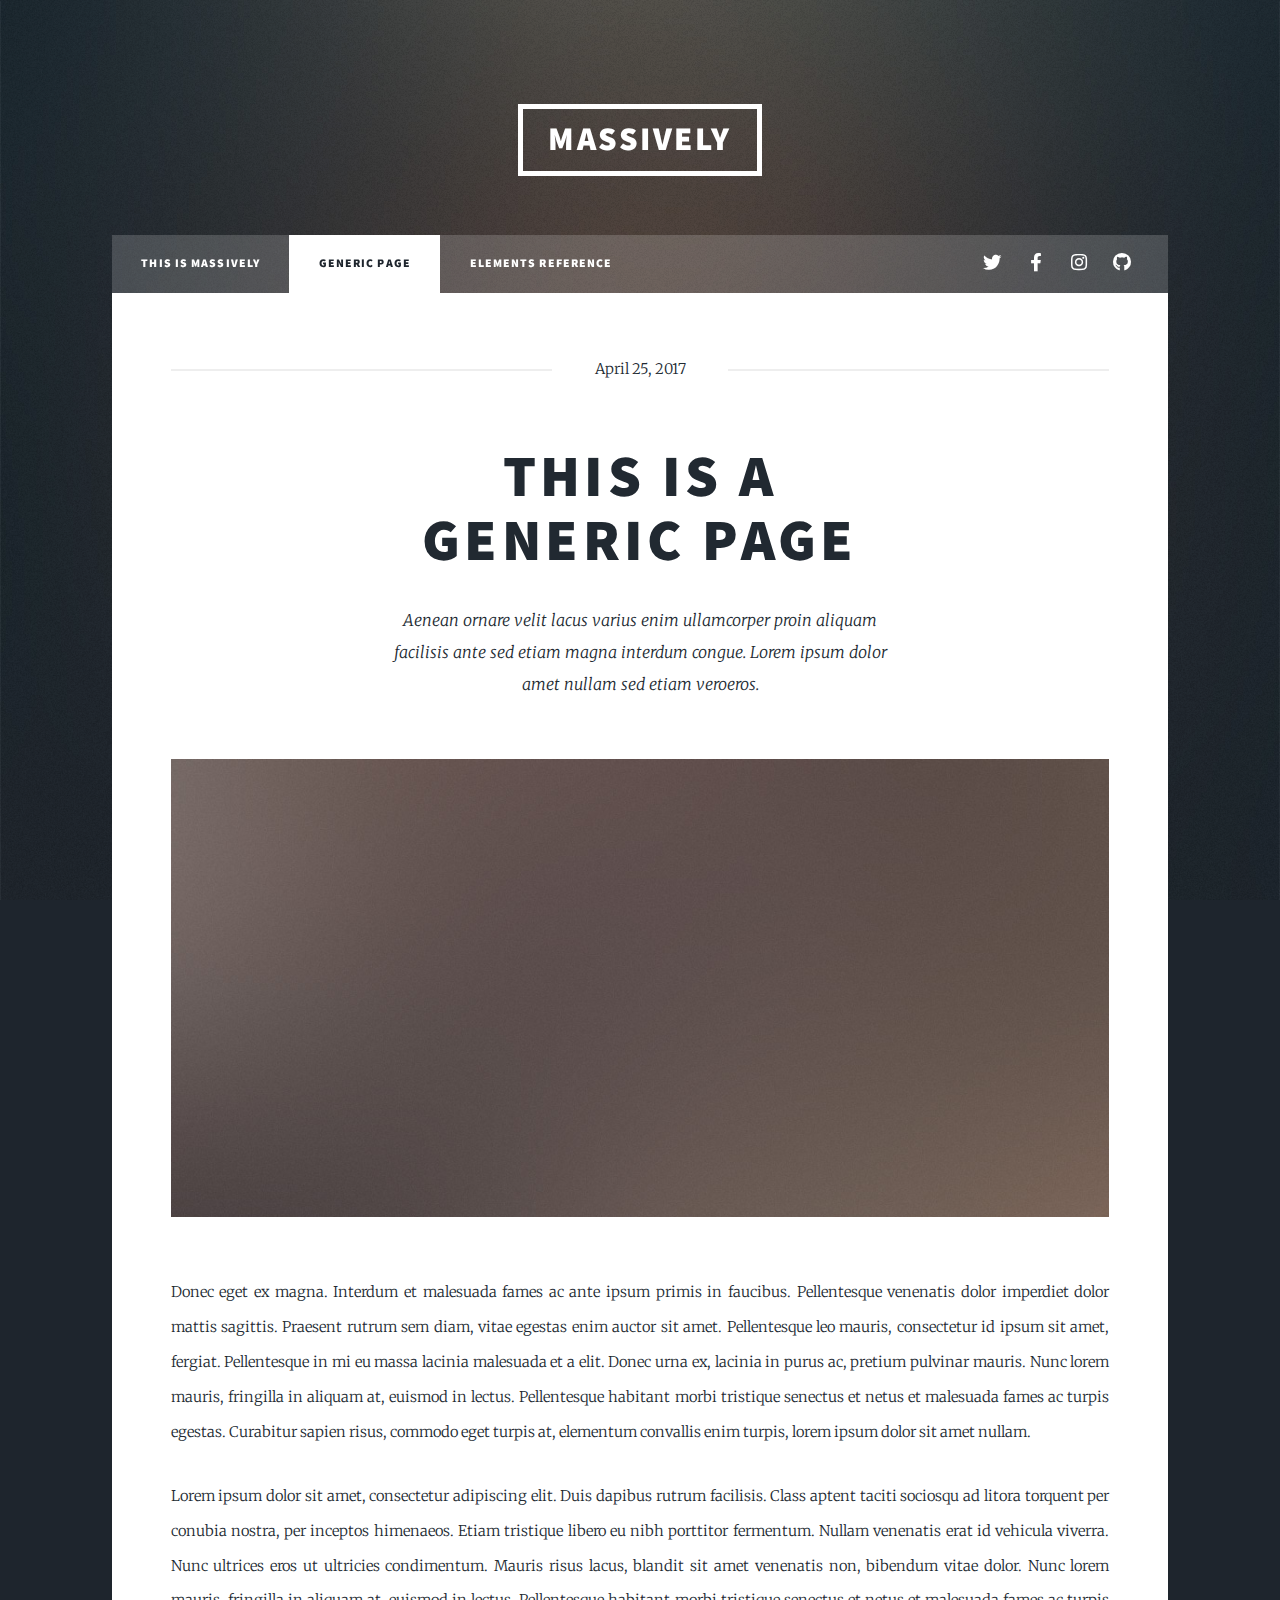
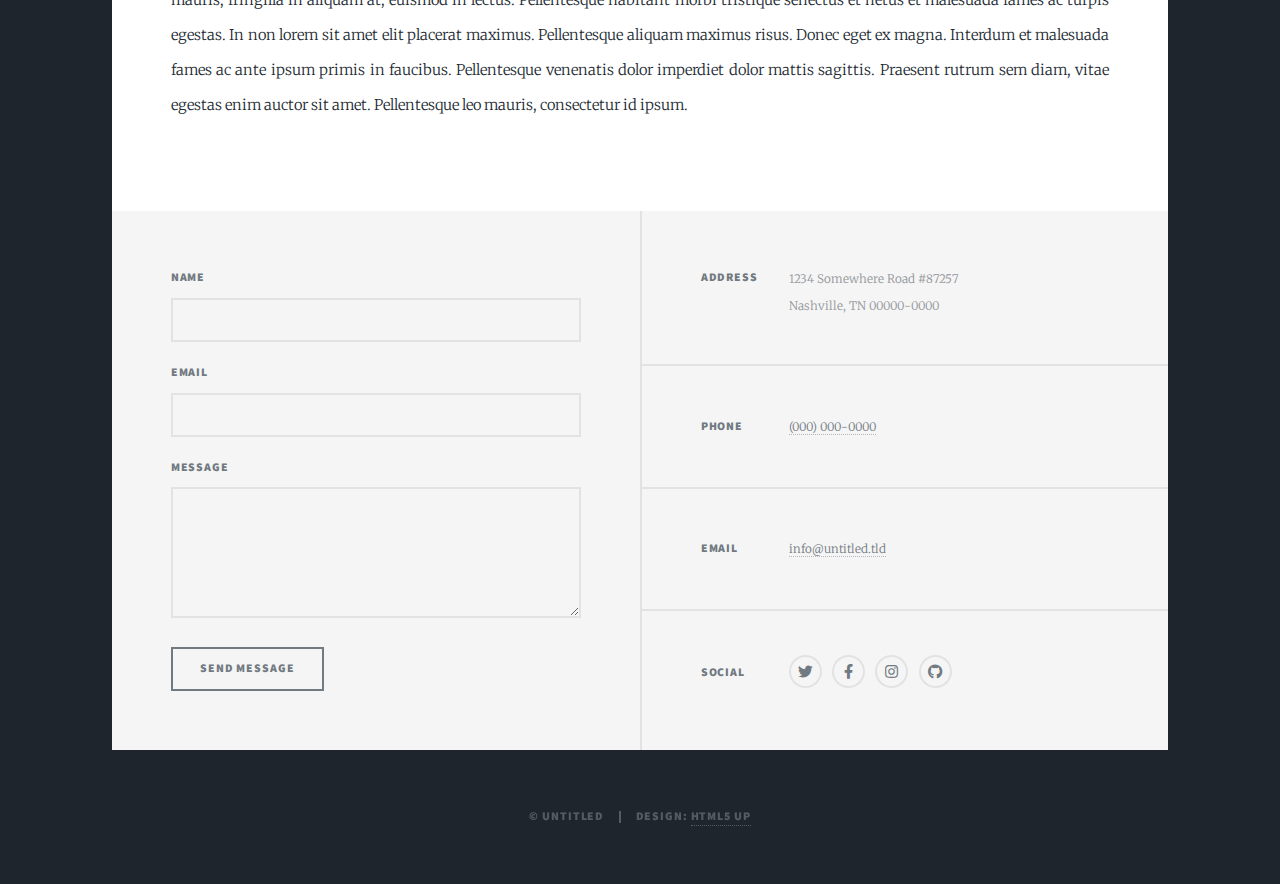
<file: generic.html>
<!DOCTYPE HTML>
<!--
	Massively by HTML5 UP
	html5up.net | @ajlkn
	Free for personal and commercial use under the CCA 3.0 license (html5up.net/license)
-->
<html>
	<head>
		<title>Generic Page - Massively by HTML5 UP</title>
		<meta charset="utf-8" />
		<meta name="viewport" content="width=device-width, initial-scale=1, user-scalable=no" />
		<link rel="stylesheet" href="assets/css/main.css" />
		<noscript><link rel="stylesheet" href="assets/css/noscript.css" /></noscript>
	</head>
	<body class="is-preload">

		<!-- Wrapper -->
			<div id="wrapper">

				<!-- Header -->
					<header id="header">
						<a href="index.html" class="logo">Massively</a>
					</header>

				<!-- Nav -->
					<nav id="nav">
						<ul class="links">
							<li><a href="index.html">This is Massively</a></li>
							<li class="active"><a href="generic.html">Generic Page</a></li>
							<li><a href="elements.html">Elements Reference</a></li>
						</ul>
						<ul class="icons">
							<li><a href="#" class="icon brands fa-twitter"><span class="label">Twitter</span></a></li>
							<li><a href="#" class="icon brands fa-facebook-f"><span class="label">Facebook</span></a></li>
							<li><a href="#" class="icon brands fa-instagram"><span class="label">Instagram</span></a></li>
							<li><a href="#" class="icon brands fa-github"><span class="label">GitHub</span></a></li>
						</ul>
					</nav>

				<!-- Main -->
					<div id="main">

						<!-- Post -->
							<section class="post">
								<header class="major">
									<span class="date">April 25, 2017</span>
									<h1>This is a<br />
									Generic Page</h1>
									<p>Aenean ornare velit lacus varius enim ullamcorper proin aliquam<br />
									facilisis ante sed etiam magna interdum congue. Lorem ipsum dolor<br />
									amet nullam sed etiam veroeros.</p>
								</header>
								<div class="image main"><img src="images/pic01.jpg" alt="" /></div>
								<p>Donec eget ex magna. Interdum et malesuada fames ac ante ipsum primis in faucibus. Pellentesque venenatis dolor imperdiet dolor mattis sagittis. Praesent rutrum sem diam, vitae egestas enim auctor sit amet. Pellentesque leo mauris, consectetur id ipsum sit amet, fergiat. Pellentesque in mi eu massa lacinia malesuada et a elit. Donec urna ex, lacinia in purus ac, pretium pulvinar mauris. Nunc lorem mauris, fringilla in aliquam at, euismod in lectus. Pellentesque habitant morbi tristique senectus et netus et malesuada fames ac turpis egestas. Curabitur sapien risus, commodo eget turpis at, elementum convallis enim turpis, lorem ipsum dolor sit amet nullam.</p>
								<p>Lorem ipsum dolor sit amet, consectetur adipiscing elit. Duis dapibus rutrum facilisis. Class aptent taciti sociosqu ad litora torquent per conubia nostra, per inceptos himenaeos. Etiam tristique libero eu nibh porttitor fermentum. Nullam venenatis erat id vehicula viverra. Nunc ultrices eros ut ultricies condimentum. Mauris risus lacus, blandit sit amet venenatis non, bibendum vitae dolor. Nunc lorem mauris, fringilla in aliquam at, euismod in lectus. Pellentesque habitant morbi tristique senectus et netus et malesuada fames ac turpis egestas. In non lorem sit amet elit placerat maximus. Pellentesque aliquam maximus risus. Donec eget ex magna. Interdum et malesuada fames ac ante ipsum primis in faucibus. Pellentesque venenatis dolor imperdiet dolor mattis sagittis. Praesent rutrum sem diam, vitae egestas enim auctor sit amet. Pellentesque leo mauris, consectetur id ipsum.</p>
							</section>

					</div>

				<!-- Footer -->
					<footer id="footer">
						<section>
							<form method="post" action="#">
								<div class="fields">
									<div class="field">
										<label for="name">Name</label>
										<input type="text" name="name" id="name" />
									</div>
									<div class="field">
										<label for="email">Email</label>
										<input type="text" name="email" id="email" />
									</div>
									<div class="field">
										<label for="message">Message</label>
										<textarea name="message" id="message" rows="3"></textarea>
									</div>
								</div>
								<ul class="actions">
									<li><input type="submit" value="Send Message" /></li>
								</ul>
							</form>
						</section>
						<section class="split contact">
							<section class="alt">
								<h3>Address</h3>
								<p>1234 Somewhere Road #87257<br />
								Nashville, TN 00000-0000</p>
							</section>
							<section>
								<h3>Phone</h3>
								<p><a href="#">(000) 000-0000</a></p>
							</section>
							<section>
								<h3>Email</h3>
								<p><a href="#">info@untitled.tld</a></p>
							</section>
							<section>
								<h3>Social</h3>
								<ul class="icons alt">
									<li><a href="#" class="icon brands alt fa-twitter"><span class="label">Twitter</span></a></li>
									<li><a href="#" class="icon brands alt fa-facebook-f"><span class="label">Facebook</span></a></li>
									<li><a href="#" class="icon brands alt fa-instagram"><span class="label">Instagram</span></a></li>
									<li><a href="#" class="icon brands alt fa-github"><span class="label">GitHub</span></a></li>
								</ul>
							</section>
						</section>
					</footer>

				<!-- Copyright -->
					<div id="copyright">
						<ul><li>&copy; Untitled</li><li>Design: <a href="https://html5up.net">HTML5 UP</a></li></ul>
					</div>

			</div>

		<!-- Scripts -->
			<script src="assets/js/jquery.min.js"></script>
			<script src="assets/js/jquery.scrollex.min.js"></script>
			<script src="assets/js/jquery.scrolly.min.js"></script>
			<script src="assets/js/browser.min.js"></script>
			<script src="assets/js/breakpoints.min.js"></script>
			<script src="assets/js/util.js"></script>
			<script src="assets/js/main.js"></script>

	</body>
</html>
</file>
<file: assets/css/main.css>
@import url(fontawesome-all.min.css);
@import url("https://fonts.googleapis.com/css?family=Merriweather:300,700,300italic,700italic|Source+Sans+Pro:900");

/*
	Massively by HTML5 UP
	html5up.net | @ajlkn
	Free for personal and commercial use under the CCA 3.0 license (html5up.net/license)
*/

html, body, div, span, applet, object,
iframe, h1, h2, h3, h4, h5, h6, p, blockquote,
pre, a, abbr, acronym, address, big, cite,
code, del, dfn, em, img, ins, kbd, q, s, samp,
small, strike, strong, sub, sup, tt, var, b,
u, i, center, dl, dt, dd, ol, ul, li, fieldset,
form, label, legend, table, caption, tbody,
tfoot, thead, tr, th, td, article, aside,
canvas, details, embed, figure, figcaption,
footer, header, hgroup, menu, nav, output, ruby,
section, summary, time, mark, audio, video {
	margin: 0;
	padding: 0;
	border: 0;
	font-size: 100%;
	font: inherit;
	vertical-align: baseline;}

article, aside, details, figcaption, figure,
footer, header, hgroup, menu, nav, section {
	display: block;}

body {
	line-height: 1;
}

ol, ul {
	list-style: none;
}

blockquote, q {
	quotes: none;
}

	blockquote:before, blockquote:after, q:before, q:after {
		content: '';
		content: none;
	}

table {
	border-collapse: collapse;
	border-spacing: 0;
}

body {
	-webkit-text-size-adjust: none;
}

mark {
	background-color: transparent;
	color: inherit;
}

input::-moz-focus-inner {
	border: 0;
	padding: 0;
}

input, select, textarea {
	-moz-appearance: none;
	-webkit-appearance: none;
	-ms-appearance: none;
	appearance: none;
}

/* Basic */

	@-ms-viewport {
		width: device-width;
	}

	body {
		-ms-overflow-style: scrollbar;
	}

	@media screen and (max-width: 480px) {

		html, body {
			min-width: 320px;
		}

	}

	html {
		box-sizing: border-box;
	}

	*, *:before, *:after {
		box-sizing: inherit;
	}

	body {
		background-color: #1e252d;
	}

		body.is-preload *, body.is-preload *:before, body.is-preload *:after {
			-moz-animation: none !important;
			-webkit-animation: none !important;
			-ms-animation: none !important;
			animation: none !important;
			-moz-transition: none !important;
			-webkit-transition: none !important;
			-ms-transition: none !important;
			transition: none !important;
		}

/* Type */

	html {
		font-size: 16pt;
	}

		@media screen and (max-width: 1680px) {

			html {
				font-size: 12pt;
			}

		}

		@media screen and (max-width: 1280px) {

			html {
				font-size: 11pt;
			}

		}

		@media screen and (max-width: 360px) {

			html {
				font-size: 10pt;
			}

		}

	body {
		color: #212931;
	}

	body, input, select, textarea {
		font-family: "Merriweather", Georgia, serif;
		font-weight: 300;
		font-size: 1rem;
		line-height: 2.375;
	}

	a {
		-moz-transition: color 0.2s ease-in-out, background-color 0.2s ease-in-out, border-color 0.2s ease-in-out, box-shadow 0.2s ease-in-out;
		-webkit-transition: color 0.2s ease-in-out, background-color 0.2s ease-in-out, border-color 0.2s ease-in-out, box-shadow 0.2s ease-in-out;
		-ms-transition: color 0.2s ease-in-out, background-color 0.2s ease-in-out, border-color 0.2s ease-in-out, box-shadow 0.2s ease-in-out;
		transition: color 0.2s ease-in-out, background-color 0.2s ease-in-out, border-color 0.2s ease-in-out, box-shadow 0.2s ease-in-out;
		border-bottom: dotted 1px;
		text-decoration: none;
	}

		a:hover {
			border-bottom-color: transparent;
		}

	strong, b {
		font-weight: 600;
	}

	em, i {
		font-style: italic;
	}

	p {
		text-align: justify;
		margin: 0 0 2rem 0;
	}

	h1, h2, h3, h4, h5, h6 {
		font-family: "Source Sans Pro", Helvetica, sans-serif;
		font-weight: 900;
		line-height: 1.5;
		letter-spacing: 0.075em;
		text-transform: uppercase;
		margin: 0 0 1rem 0;
	}

		h1 a, h2 a, h3 a, h4 a, h5 a, h6 a {
			border-bottom: 0;
			color: inherit;
			text-decoration: none;
		}

	h1 {
		font-size: 4rem;
		line-height: 1.1;
		margin: 0 0 2rem 0;
	}

	h2 {
		font-size: 1.75rem;
		line-height: 1.3;
		margin: 0 0 1.5rem 0;
	}

	h3 {
		font-size: 1.25rem;
		margin: 0 0 1.5rem 0;
	}

	h4 {
		font-size: 1rem;
	}

	h5 {
		font-size: 0.9rem;
	}

	h6 {
		font-size: 0.8rem;
	}

	sub {
		font-size: 0.8rem;
		position: relative;
		top: 0.5rem;
	}

	sup {
		font-size: 0.8rem;
		position: relative;
		top: -0.5rem;
	}

	blockquote {
		border-left: solid 4px;
		font-style: italic;
		margin: 0 0 2rem 0;
		padding: 0.5rem 0 0.5rem 2rem;
	}

	code {
		border: solid 2px;
		font-family: "Courier New", monospace;
		font-size: 0.9rem;
		margin: 0 0.25rem;
		padding: 0.25rem 0.65rem;
	}

	pre {
		-webkit-overflow-scrolling: touch;
		font-family: "Courier New", monospace;
		font-size: 0.9rem;
		margin: 0 0 2rem 0;
	}

		pre code {
			display: block;
			line-height: 1.75;
			padding: 1rem 1.5rem;
			overflow-x: auto;
		}

	hr {
		border: 0;
		border-bottom: solid 2px;
		margin: 3rem 0;
	}

		hr.major {
			margin: 5rem 0;
		}

	.align-left {
		text-align: left;
	}

	.align-center {
		text-align: center;
	}

	.align-right {
		text-align: right;
	}

	input, select, textarea {
		color: #212931;
	}

	a {
		color: #212931;
		border-bottom-color: rgba(33, 41, 49, 0.5);
	}

		a:hover {
			border-bottom-color: transparent;
			color: #18bfef !important;
		}

	strong, b {
		color: #212931;
	}

	h1, h2, h3, h4, h5, h6 {
		color: #212931;
	}

	blockquote {
		border-left-color: #eeeeee;
	}

	code {
		background: rgba(220, 220, 220, 0.25);
		border-color: #eeeeee;
	}

	hr {
		border-bottom-color: #eeeeee;
	}

/* Row */

	.row {
		display: flex;
		flex-wrap: wrap;
		box-sizing: border-box;
		align-items: stretch;
	}

		.row > * {
			box-sizing: border-box;
		}

		.row.gtr-uniform > * > :last-child {
			margin-bottom: 0;
		}

		.row.aln-left {
			justify-content: flex-start;
		}

		.row.aln-center {
			justify-content: center;
		}

		.row.aln-right {
			justify-content: flex-end;
		}

		.row.aln-top {
			align-items: flex-start;
		}

		.row.aln-middle {
			align-items: center;
		}

		.row.aln-bottom {
			align-items: flex-end;
		}

		.row > .imp {
			order: -1;
		}

		.row > .col-1 {
			width: 8.33333%;
		}

		.row > .off-1 {
			margin-left: 8.33333%;
		}

		.row > .col-2 {
			width: 16.66667%;
		}

		.row > .off-2 {
			margin-left: 16.66667%;
		}

		.row > .col-3 {
			width: 25%;
		}

		.row > .off-3 {
			margin-left: 25%;
		}

		.row > .col-4 {
			width: 33.33333%;
		}

		.row > .off-4 {
			margin-left: 33.33333%;
		}

		.row > .col-5 {
			width: 41.66667%;
		}

		.row > .off-5 {
			margin-left: 41.66667%;
		}

		.row > .col-6 {
			width: 50%;
		}

		.row > .off-6 {
			margin-left: 50%;
		}

		.row > .col-7 {
			width: 58.33333%;
		}

		.row > .off-7 {
			margin-left: 58.33333%;
		}

		.row > .col-8 {
			width: 66.66667%;
		}

		.row > .off-8 {
			margin-left: 66.66667%;
		}

		.row > .col-9 {
			width: 75%;
		}

		.row > .off-9 {
			margin-left: 75%;
		}

		.row > .col-10 {
			width: 83.33333%;
		}

		.row > .off-10 {
			margin-left: 83.33333%;
		}

		.row > .col-11 {
			width: 91.66667%;
		}

		.row > .off-11 {
			margin-left: 91.66667%;
		}

		.row > .col-12 {
			width: 100%;
		}

		.row > .off-12 {
			margin-left: 100%;
		}

		.row.gtr-0 {
			margin-top: 0;
			margin-left: 0rem;
		}

			.row.gtr-0 > * {
				padding: 0 0 0 0rem;
			}

			.row.gtr-0.gtr-uniform {
				margin-top: 0rem;
			}

				.row.gtr-0.gtr-uniform > * {
					padding-top: 0rem;
				}

		.row.gtr-25 {
			margin-top: 0;
			margin-left: -0.375rem;
		}

			.row.gtr-25 > * {
				padding: 0 0 0 0.375rem;
			}

			.row.gtr-25.gtr-uniform {
				margin-top: -0.375rem;
			}

				.row.gtr-25.gtr-uniform > * {
					padding-top: 0.375rem;
				}

		.row.gtr-50 {
			margin-top: 0;
			margin-left: -0.75rem;
		}

			.row.gtr-50 > * {
				padding: 0 0 0 0.75rem;
			}

			.row.gtr-50.gtr-uniform {
				margin-top: -0.75rem;
			}

				.row.gtr-50.gtr-uniform > * {
					padding-top: 0.75rem;
				}

		.row {
			margin-top: 0;
			margin-left: -1.5rem;
		}

			.row > * {
				padding: 0 0 0 1.5rem;
			}

			.row.gtr-uniform {
				margin-top: -1.5rem;
			}

				.row.gtr-uniform > * {
					padding-top: 1.5rem;
				}

		.row.gtr-150 {
			margin-top: 0;
			margin-left: -2.25rem;
		}

			.row.gtr-150 > * {
				padding: 0 0 0 2.25rem;
			}

			.row.gtr-150.gtr-uniform {
				margin-top: -2.25rem;
			}

				.row.gtr-150.gtr-uniform > * {
					padding-top: 2.25rem;
				}

		.row.gtr-200 {
			margin-top: 0;
			margin-left: -3rem;
		}

			.row.gtr-200 > * {
				padding: 0 0 0 3rem;
			}

			.row.gtr-200.gtr-uniform {
				margin-top: -3rem;
			}

				.row.gtr-200.gtr-uniform > * {
					padding-top: 3rem;
				}

		@media screen and (max-width: 1680px) {

			.row {
				display: flex;
				flex-wrap: wrap;
				box-sizing: border-box;
				align-items: stretch;
			}

				.row > * {
					box-sizing: border-box;
				}

				.row.gtr-uniform > * > :last-child {
					margin-bottom: 0;
				}

				.row.aln-left {
					justify-content: flex-start;
				}

				.row.aln-center {
					justify-content: center;
				}

				.row.aln-right {
					justify-content: flex-end;
				}

				.row.aln-top {
					align-items: flex-start;
				}

				.row.aln-middle {
					align-items: center;
				}

				.row.aln-bottom {
					align-items: flex-end;
				}

				.row > .imp-xlarge {
					order: -1;
				}

				.row > .col-1-xlarge {
					width: 8.33333%;
				}

				.row > .off-1-xlarge {
					margin-left: 8.33333%;
				}

				.row > .col-2-xlarge {
					width: 16.66667%;
				}

				.row > .off-2-xlarge {
					margin-left: 16.66667%;
				}

				.row > .col-3-xlarge {
					width: 25%;
				}

				.row > .off-3-xlarge {
					margin-left: 25%;
				}

				.row > .col-4-xlarge {
					width: 33.33333%;
				}

				.row > .off-4-xlarge {
					margin-left: 33.33333%;
				}

				.row > .col-5-xlarge {
					width: 41.66667%;
				}

				.row > .off-5-xlarge {
					margin-left: 41.66667%;
				}

				.row > .col-6-xlarge {
					width: 50%;
				}

				.row > .off-6-xlarge {
					margin-left: 50%;
				}

				.row > .col-7-xlarge {
					width: 58.33333%;
				}

				.row > .off-7-xlarge {
					margin-left: 58.33333%;
				}

				.row > .col-8-xlarge {
					width: 66.66667%;
				}

				.row > .off-8-xlarge {
					margin-left: 66.66667%;
				}

				.row > .col-9-xlarge {
					width: 75%;
				}

				.row > .off-9-xlarge {
					margin-left: 75%;
				}

				.row > .col-10-xlarge {
					width: 83.33333%;
				}

				.row > .off-10-xlarge {
					margin-left: 83.33333%;
				}

				.row > .col-11-xlarge {
					width: 91.66667%;
				}

				.row > .off-11-xlarge {
					margin-left: 91.66667%;
				}

				.row > .col-12-xlarge {
					width: 100%;
				}

				.row > .off-12-xlarge {
					margin-left: 100%;
				}

				.row.gtr-0 {
					margin-top: 0;
					margin-left: 0rem;
				}

					.row.gtr-0 > * {
						padding: 0 0 0 0rem;
					}

					.row.gtr-0.gtr-uniform {
						margin-top: 0rem;
					}

						.row.gtr-0.gtr-uniform > * {
							padding-top: 0rem;
						}

				.row.gtr-25 {
					margin-top: 0;
					margin-left: -0.375rem;
				}

					.row.gtr-25 > * {
						padding: 0 0 0 0.375rem;
					}

					.row.gtr-25.gtr-uniform {
						margin-top: -0.375rem;
					}

						.row.gtr-25.gtr-uniform > * {
							padding-top: 0.375rem;
						}

				.row.gtr-50 {
					margin-top: 0;
					margin-left: -0.75rem;
				}

					.row.gtr-50 > * {
						padding: 0 0 0 0.75rem;
					}

					.row.gtr-50.gtr-uniform {
						margin-top: -0.75rem;
					}

						.row.gtr-50.gtr-uniform > * {
							padding-top: 0.75rem;
						}

				.row {
					margin-top: 0;
					margin-left: -1.5rem;
				}

					.row > * {
						padding: 0 0 0 1.5rem;
					}

					.row.gtr-uniform {
						margin-top: -1.5rem;
					}

						.row.gtr-uniform > * {
							padding-top: 1.5rem;
						}

				.row.gtr-150 {
					margin-top: 0;
					margin-left: -2.25rem;
				}

					.row.gtr-150 > * {
						padding: 0 0 0 2.25rem;
					}

					.row.gtr-150.gtr-uniform {
						margin-top: -2.25rem;
					}

						.row.gtr-150.gtr-uniform > * {
							padding-top: 2.25rem;
						}

				.row.gtr-200 {
					margin-top: 0;
					margin-left: -3rem;
				}

					.row.gtr-200 > * {
						padding: 0 0 0 3rem;
					}

					.row.gtr-200.gtr-uniform {
						margin-top: -3rem;
					}

						.row.gtr-200.gtr-uniform > * {
							padding-top: 3rem;
						}

		}

		@media screen and (max-width: 1280px) {

			.row {
				display: flex;
				flex-wrap: wrap;
				box-sizing: border-box;
				align-items: stretch;
			}

				.row > * {
					box-sizing: border-box;
				}

				.row.gtr-uniform > * > :last-child {
					margin-bottom: 0;
				}

				.row.aln-left {
					justify-content: flex-start;
				}

				.row.aln-center {
					justify-content: center;
				}

				.row.aln-right {
					justify-content: flex-end;
				}

				.row.aln-top {
					align-items: flex-start;
				}

				.row.aln-middle {
					align-items: center;
				}

				.row.aln-bottom {
					align-items: flex-end;
				}

				.row > .imp-large {
					order: -1;
				}

				.row > .col-1-large {
					width: 8.33333%;
				}

				.row > .off-1-large {
					margin-left: 8.33333%;
				}

				.row > .col-2-large {
					width: 16.66667%;
				}

				.row > .off-2-large {
					margin-left: 16.66667%;
				}

				.row > .col-3-large {
					width: 25%;
				}

				.row > .off-3-large {
					margin-left: 25%;
				}

				.row > .col-4-large {
					width: 33.33333%;
				}

				.row > .off-4-large {
					margin-left: 33.33333%;
				}

				.row > .col-5-large {
					width: 41.66667%;
				}

				.row > .off-5-large {
					margin-left: 41.66667%;
				}

				.row > .col-6-large {
					width: 50%;
				}

				.row > .off-6-large {
					margin-left: 50%;
				}

				.row > .col-7-large {
					width: 58.33333%;
				}

				.row > .off-7-large {
					margin-left: 58.33333%;
				}

				.row > .col-8-large {
					width: 66.66667%;
				}

				.row > .off-8-large {
					margin-left: 66.66667%;
				}

				.row > .col-9-large {
					width: 75%;
				}

				.row > .off-9-large {
					margin-left: 75%;
				}

				.row > .col-10-large {
					width: 83.33333%;
				}

				.row > .off-10-large {
					margin-left: 83.33333%;
				}

				.row > .col-11-large {
					width: 91.66667%;
				}

				.row > .off-11-large {
					margin-left: 91.66667%;
				}

				.row > .col-12-large {
					width: 100%;
				}

				.row > .off-12-large {
					margin-left: 100%;
				}

				.row.gtr-0 {
					margin-top: 0;
					margin-left: 0rem;
				}

					.row.gtr-0 > * {
						padding: 0 0 0 0rem;
					}

					.row.gtr-0.gtr-uniform {
						margin-top: 0rem;
					}

						.row.gtr-0.gtr-uniform > * {
							padding-top: 0rem;
						}

				.row.gtr-25 {
					margin-top: 0;
					margin-left: -0.375rem;
				}

					.row.gtr-25 > * {
						padding: 0 0 0 0.375rem;
					}

					.row.gtr-25.gtr-uniform {
						margin-top: -0.375rem;
					}

						.row.gtr-25.gtr-uniform > * {
							padding-top: 0.375rem;
						}

				.row.gtr-50 {
					margin-top: 0;
					margin-left: -0.75rem;
				}

					.row.gtr-50 > * {
						padding: 0 0 0 0.75rem;
					}

					.row.gtr-50.gtr-uniform {
						margin-top: -0.75rem;
					}

						.row.gtr-50.gtr-uniform > * {
							padding-top: 0.75rem;
						}

				.row {
					margin-top: 0;
					margin-left: -1.5rem;
				}

					.row > * {
						padding: 0 0 0 1.5rem;
					}

					.row.gtr-uniform {
						margin-top: -1.5rem;
					}

						.row.gtr-uniform > * {
							padding-top: 1.5rem;
						}

				.row.gtr-150 {
					margin-top: 0;
					margin-left: -2.25rem;
				}

					.row.gtr-150 > * {
						padding: 0 0 0 2.25rem;
					}

					.row.gtr-150.gtr-uniform {
						margin-top: -2.25rem;
					}

						.row.gtr-150.gtr-uniform > * {
							padding-top: 2.25rem;
						}

				.row.gtr-200 {
					margin-top: 0;
					margin-left: -3rem;
				}

					.row.gtr-200 > * {
						padding: 0 0 0 3rem;
					}

					.row.gtr-200.gtr-uniform {
						margin-top: -3rem;
					}

						.row.gtr-200.gtr-uniform > * {
							padding-top: 3rem;
						}

		}

		@media screen and (max-width: 980px) {

			.row {
				display: flex;
				flex-wrap: wrap;
				box-sizing: border-box;
				align-items: stretch;
			}

				.row > * {
					box-sizing: border-box;
				}

				.row.gtr-uniform > * > :last-child {
					margin-bottom: 0;
				}

				.row.aln-left {
					justify-content: flex-start;
				}

				.row.aln-center {
					justify-content: center;
				}

				.row.aln-right {
					justify-content: flex-end;
				}

				.row.aln-top {
					align-items: flex-start;
				}

				.row.aln-middle {
					align-items: center;
				}

				.row.aln-bottom {
					align-items: flex-end;
				}

				.row > .imp-medium {
					order: -1;
				}

				.row > .col-1-medium {
					width: 8.33333%;
				}

				.row > .off-1-medium {
					margin-left: 8.33333%;
				}

				.row > .col-2-medium {
					width: 16.66667%;
				}

				.row > .off-2-medium {
					margin-left: 16.66667%;
				}

				.row > .col-3-medium {
					width: 25%;
				}

				.row > .off-3-medium {
					margin-left: 25%;
				}

				.row > .col-4-medium {
					width: 33.33333%;
				}

				.row > .off-4-medium {
					margin-left: 33.33333%;
				}

				.row > .col-5-medium {
					width: 41.66667%;
				}

				.row > .off-5-medium {
					margin-left: 41.66667%;
				}

				.row > .col-6-medium {
					width: 50%;
				}

				.row > .off-6-medium {
					margin-left: 50%;
				}

				.row > .col-7-medium {
					width: 58.33333%;
				}

				.row > .off-7-medium {
					margin-left: 58.33333%;
				}

				.row > .col-8-medium {
					width: 66.66667%;
				}

				.row > .off-8-medium {
					margin-left: 66.66667%;
				}

				.row > .col-9-medium {
					width: 75%;
				}

				.row > .off-9-medium {
					margin-left: 75%;
				}

				.row > .col-10-medium {
					width: 83.33333%;
				}

				.row > .off-10-medium {
					margin-left: 83.33333%;
				}

				.row > .col-11-medium {
					width: 91.66667%;
				}

				.row > .off-11-medium {
					margin-left: 91.66667%;
				}

				.row > .col-12-medium {
					width: 100%;
				}

				.row > .off-12-medium {
					margin-left: 100%;
				}

				.row.gtr-0 {
					margin-top: 0;
					margin-left: 0rem;
				}

					.row.gtr-0 > * {
						padding: 0 0 0 0rem;
					}

					.row.gtr-0.gtr-uniform {
						margin-top: 0rem;
					}

						.row.gtr-0.gtr-uniform > * {
							padding-top: 0rem;
						}

				.row.gtr-25 {
					margin-top: 0;
					margin-left: -0.375rem;
				}

					.row.gtr-25 > * {
						padding: 0 0 0 0.375rem;
					}

					.row.gtr-25.gtr-uniform {
						margin-top: -0.375rem;
					}

						.row.gtr-25.gtr-uniform > * {
							padding-top: 0.375rem;
						}

				.row.gtr-50 {
					margin-top: 0;
					margin-left: -0.75rem;
				}

					.row.gtr-50 > * {
						padding: 0 0 0 0.75rem;
					}

					.row.gtr-50.gtr-uniform {
						margin-top: -0.75rem;
					}

						.row.gtr-50.gtr-uniform > * {
							padding-top: 0.75rem;
						}

				.row {
					margin-top: 0;
					margin-left: -1.5rem;
				}

					.row > * {
						padding: 0 0 0 1.5rem;
					}

					.row.gtr-uniform {
						margin-top: -1.5rem;
					}

						.row.gtr-uniform > * {
							padding-top: 1.5rem;
						}

				.row.gtr-150 {
					margin-top: 0;
					margin-left: -2.25rem;
				}

					.row.gtr-150 > * {
						padding: 0 0 0 2.25rem;
					}

					.row.gtr-150.gtr-uniform {
						margin-top: -2.25rem;
					}

						.row.gtr-150.gtr-uniform > * {
							padding-top: 2.25rem;
						}

				.row.gtr-200 {
					margin-top: 0;
					margin-left: -3rem;
				}

					.row.gtr-200 > * {
						padding: 0 0 0 3rem;
					}

					.row.gtr-200.gtr-uniform {
						margin-top: -3rem;
					}

						.row.gtr-200.gtr-uniform > * {
							padding-top: 3rem;
						}

		}

		@media screen and (max-width: 736px) {

			.row {
				display: flex;
				flex-wrap: wrap;
				box-sizing: border-box;
				align-items: stretch;
			}

				.row > * {
					box-sizing: border-box;
				}

				.row.gtr-uniform > * > :last-child {
					margin-bottom: 0;
				}

				.row.aln-left {
					justify-content: flex-start;
				}

				.row.aln-center {
					justify-content: center;
				}

				.row.aln-right {
					justify-content: flex-end;
				}

				.row.aln-top {
					align-items: flex-start;
				}

				.row.aln-middle {
					align-items: center;
				}

				.row.aln-bottom {
					align-items: flex-end;
				}

				.row > .imp-small {
					order: -1;
				}

				.row > .col-1-small {
					width: 8.33333%;
				}

				.row > .off-1-small {
					margin-left: 8.33333%;
				}

				.row > .col-2-small {
					width: 16.66667%;
				}

				.row > .off-2-small {
					margin-left: 16.66667%;
				}

				.row > .col-3-small {
					width: 25%;
				}

				.row > .off-3-small {
					margin-left: 25%;
				}

				.row > .col-4-small {
					width: 33.33333%;
				}

				.row > .off-4-small {
					margin-left: 33.33333%;
				}

				.row > .col-5-small {
					width: 41.66667%;
				}

				.row > .off-5-small {
					margin-left: 41.66667%;
				}

				.row > .col-6-small {
					width: 50%;
				}

				.row > .off-6-small {
					margin-left: 50%;
				}

				.row > .col-7-small {
					width: 58.33333%;
				}

				.row > .off-7-small {
					margin-left: 58.33333%;
				}

				.row > .col-8-small {
					width: 66.66667%;
				}

				.row > .off-8-small {
					margin-left: 66.66667%;
				}

				.row > .col-9-small {
					width: 75%;
				}

				.row > .off-9-small {
					margin-left: 75%;
				}

				.row > .col-10-small {
					width: 83.33333%;
				}

				.row > .off-10-small {
					margin-left: 83.33333%;
				}

				.row > .col-11-small {
					width: 91.66667%;
				}

				.row > .off-11-small {
					margin-left: 91.66667%;
				}

				.row > .col-12-small {
					width: 100%;
				}

				.row > .off-12-small {
					margin-left: 100%;
				}

				.row.gtr-0 {
					margin-top: 0;
					margin-left: 0rem;
				}

					.row.gtr-0 > * {
						padding: 0 0 0 0rem;
					}

					.row.gtr-0.gtr-uniform {
						margin-top: 0rem;
					}

						.row.gtr-0.gtr-uniform > * {
							padding-top: 0rem;
						}

				.row.gtr-25 {
					margin-top: 0;
					margin-left: -0.375rem;
				}

					.row.gtr-25 > * {
						padding: 0 0 0 0.375rem;
					}

					.row.gtr-25.gtr-uniform {
						margin-top: -0.375rem;
					}

						.row.gtr-25.gtr-uniform > * {
							padding-top: 0.375rem;
						}

				.row.gtr-50 {
					margin-top: 0;
					margin-left: -0.75rem;
				}

					.row.gtr-50 > * {
						padding: 0 0 0 0.75rem;
					}

					.row.gtr-50.gtr-uniform {
						margin-top: -0.75rem;
					}

						.row.gtr-50.gtr-uniform > * {
							padding-top: 0.75rem;
						}

				.row {
					margin-top: 0;
					margin-left: -1.5rem;
				}

					.row > * {
						padding: 0 0 0 1.5rem;
					}

					.row.gtr-uniform {
						margin-top: -1.5rem;
					}

						.row.gtr-uniform > * {
							padding-top: 1.5rem;
						}

				.row.gtr-150 {
					margin-top: 0;
					margin-left: -2.25rem;
				}

					.row.gtr-150 > * {
						padding: 0 0 0 2.25rem;
					}

					.row.gtr-150.gtr-uniform {
						margin-top: -2.25rem;
					}

						.row.gtr-150.gtr-uniform > * {
							padding-top: 2.25rem;
						}

				.row.gtr-200 {
					margin-top: 0;
					margin-left: -3rem;
				}

					.row.gtr-200 > * {
						padding: 0 0 0 3rem;
					}

					.row.gtr-200.gtr-uniform {
						margin-top: -3rem;
					}

						.row.gtr-200.gtr-uniform > * {
							padding-top: 3rem;
						}

		}

		@media screen and (max-width: 480px) {

			.row {
				display: flex;
				flex-wrap: wrap;
				box-sizing: border-box;
				align-items: stretch;
			}

				.row > * {
					box-sizing: border-box;
				}

				.row.gtr-uniform > * > :last-child {
					margin-bottom: 0;
				}

				.row.aln-left {
					justify-content: flex-start;
				}

				.row.aln-center {
					justify-content: center;
				}

				.row.aln-right {
					justify-content: flex-end;
				}

				.row.aln-top {
					align-items: flex-start;
				}

				.row.aln-middle {
					align-items: center;
				}

				.row.aln-bottom {
					align-items: flex-end;
				}

				.row > .imp-xsmall {
					order: -1;
				}

				.row > .col-1-xsmall {
					width: 8.33333%;
				}

				.row > .off-1-xsmall {
					margin-left: 8.33333%;
				}

				.row > .col-2-xsmall {
					width: 16.66667%;
				}

				.row > .off-2-xsmall {
					margin-left: 16.66667%;
				}

				.row > .col-3-xsmall {
					width: 25%;
				}

				.row > .off-3-xsmall {
					margin-left: 25%;
				}

				.row > .col-4-xsmall {
					width: 33.33333%;
				}

				.row > .off-4-xsmall {
					margin-left: 33.33333%;
				}

				.row > .col-5-xsmall {
					width: 41.66667%;
				}

				.row > .off-5-xsmall {
					margin-left: 41.66667%;
				}

				.row > .col-6-xsmall {
					width: 50%;
				}

				.row > .off-6-xsmall {
					margin-left: 50%;
				}

				.row > .col-7-xsmall {
					width: 58.33333%;
				}

				.row > .off-7-xsmall {
					margin-left: 58.33333%;
				}

				.row > .col-8-xsmall {
					width: 66.66667%;
				}

				.row > .off-8-xsmall {
					margin-left: 66.66667%;
				}

				.row > .col-9-xsmall {
					width: 75%;
				}

				.row > .off-9-xsmall {
					margin-left: 75%;
				}

				.row > .col-10-xsmall {
					width: 83.33333%;
				}

				.row > .off-10-xsmall {
					margin-left: 83.33333%;
				}

				.row > .col-11-xsmall {
					width: 91.66667%;
				}

				.row > .off-11-xsmall {
					margin-left: 91.66667%;
				}

				.row > .col-12-xsmall {
					width: 100%;
				}

				.row > .off-12-xsmall {
					margin-left: 100%;
				}

				.row.gtr-0 {
					margin-top: 0;
					margin-left: 0rem;
				}

					.row.gtr-0 > * {
						padding: 0 0 0 0rem;
					}

					.row.gtr-0.gtr-uniform {
						margin-top: 0rem;
					}

						.row.gtr-0.gtr-uniform > * {
							padding-top: 0rem;
						}

				.row.gtr-25 {
					margin-top: 0;
					margin-left: -0.375rem;
				}

					.row.gtr-25 > * {
						padding: 0 0 0 0.375rem;
					}

					.row.gtr-25.gtr-uniform {
						margin-top: -0.375rem;
					}

						.row.gtr-25.gtr-uniform > * {
							padding-top: 0.375rem;
						}

				.row.gtr-50 {
					margin-top: 0;
					margin-left: -0.75rem;
				}

					.row.gtr-50 > * {
						padding: 0 0 0 0.75rem;
					}

					.row.gtr-50.gtr-uniform {
						margin-top: -0.75rem;
					}

						.row.gtr-50.gtr-uniform > * {
							padding-top: 0.75rem;
						}

				.row {
					margin-top: 0;
					margin-left: -1.5rem;
				}

					.row > * {
						padding: 0 0 0 1.5rem;
					}

					.row.gtr-uniform {
						margin-top: -1.5rem;
					}

						.row.gtr-uniform > * {
							padding-top: 1.5rem;
						}

				.row.gtr-150 {
					margin-top: 0;
					margin-left: -2.25rem;
				}

					.row.gtr-150 > * {
						padding: 0 0 0 2.25rem;
					}

					.row.gtr-150.gtr-uniform {
						margin-top: -2.25rem;
					}

						.row.gtr-150.gtr-uniform > * {
							padding-top: 2.25rem;
						}

				.row.gtr-200 {
					margin-top: 0;
					margin-left: -3rem;
				}

					.row.gtr-200 > * {
						padding: 0 0 0 3rem;
					}

					.row.gtr-200.gtr-uniform {
						margin-top: -3rem;
					}

						.row.gtr-200.gtr-uniform > * {
							padding-top: 3rem;
						}

		}

		@media screen and (max-width: 360px) {

			.row {
				display: flex;
				flex-wrap: wrap;
				box-sizing: border-box;
				align-items: stretch;
			}

				.row > * {
					box-sizing: border-box;
				}

				.row.gtr-uniform > * > :last-child {
					margin-bottom: 0;
				}

				.row.aln-left {
					justify-content: flex-start;
				}

				.row.aln-center {
					justify-content: center;
				}

				.row.aln-right {
					justify-content: flex-end;
				}

				.row.aln-top {
					align-items: flex-start;
				}

				.row.aln-middle {
					align-items: center;
				}

				.row.aln-bottom {
					align-items: flex-end;
				}

				.row > .imp-xxsmall {
					order: -1;
				}

				.row > .col-1-xxsmall {
					width: 8.33333%;
				}

				.row > .off-1-xxsmall {
					margin-left: 8.33333%;
				}

				.row > .col-2-xxsmall {
					width: 16.66667%;
				}

				.row > .off-2-xxsmall {
					margin-left: 16.66667%;
				}

				.row > .col-3-xxsmall {
					width: 25%;
				}

				.row > .off-3-xxsmall {
					margin-left: 25%;
				}

				.row > .col-4-xxsmall {
					width: 33.33333%;
				}

				.row > .off-4-xxsmall {
					margin-left: 33.33333%;
				}

				.row > .col-5-xxsmall {
					width: 41.66667%;
				}

				.row > .off-5-xxsmall {
					margin-left: 41.66667%;
				}

				.row > .col-6-xxsmall {
					width: 50%;
				}

				.row > .off-6-xxsmall {
					margin-left: 50%;
				}

				.row > .col-7-xxsmall {
					width: 58.33333%;
				}

				.row > .off-7-xxsmall {
					margin-left: 58.33333%;
				}

				.row > .col-8-xxsmall {
					width: 66.66667%;
				}

				.row > .off-8-xxsmall {
					margin-left: 66.66667%;
				}

				.row > .col-9-xxsmall {
					width: 75%;
				}

				.row > .off-9-xxsmall {
					margin-left: 75%;
				}

				.row > .col-10-xxsmall {
					width: 83.33333%;
				}

				.row > .off-10-xxsmall {
					margin-left: 83.33333%;
				}

				.row > .col-11-xxsmall {
					width: 91.66667%;
				}

				.row > .off-11-xxsmall {
					margin-left: 91.66667%;
				}

				.row > .col-12-xxsmall {
					width: 100%;
				}

				.row > .off-12-xxsmall {
					margin-left: 100%;
				}

				.row.gtr-0 {
					margin-top: 0;
					margin-left: 0rem;
				}

					.row.gtr-0 > * {
						padding: 0 0 0 0rem;
					}

					.row.gtr-0.gtr-uniform {
						margin-top: 0rem;
					}

						.row.gtr-0.gtr-uniform > * {
							padding-top: 0rem;
						}

				.row.gtr-25 {
					margin-top: 0;
					margin-left: -0.375rem;
				}

					.row.gtr-25 > * {
						padding: 0 0 0 0.375rem;
					}

					.row.gtr-25.gtr-uniform {
						margin-top: -0.375rem;
					}

						.row.gtr-25.gtr-uniform > * {
							padding-top: 0.375rem;
						}

				.row.gtr-50 {
					margin-top: 0;
					margin-left: -0.75rem;
				}

					.row.gtr-50 > * {
						padding: 0 0 0 0.75rem;
					}

					.row.gtr-50.gtr-uniform {
						margin-top: -0.75rem;
					}

						.row.gtr-50.gtr-uniform > * {
							padding-top: 0.75rem;
						}

				.row {
					margin-top: 0;
					margin-left: -1.5rem;
				}

					.row > * {
						padding: 0 0 0 1.5rem;
					}

					.row.gtr-uniform {
						margin-top: -1.5rem;
					}

						.row.gtr-uniform > * {
							padding-top: 1.5rem;
						}

				.row.gtr-150 {
					margin-top: 0;
					margin-left: -2.25rem;
				}

					.row.gtr-150 > * {
						padding: 0 0 0 2.25rem;
					}

					.row.gtr-150.gtr-uniform {
						margin-top: -2.25rem;
					}

						.row.gtr-150.gtr-uniform > * {
							padding-top: 2.25rem;
						}

				.row.gtr-200 {
					margin-top: 0;
					margin-left: -3rem;
				}

					.row.gtr-200 > * {
						padding: 0 0 0 3rem;
					}

					.row.gtr-200.gtr-uniform {
						margin-top: -3rem;
					}

						.row.gtr-200.gtr-uniform > * {
							padding-top: 3rem;
						}

		}

/* Box */

	.box {
		border: solid 2px;
		margin-bottom: 2rem;
		padding: 1.5rem;
	}

		.box > :last-child,
		.box > :last-child > :last-child,
		.box > :last-child > :last-child > :last-child {
			margin-bottom: 0;
		}

		.box.alt {
			border: 0;
			border-radius: 0;
			padding: 0;
		}

	.box {
		border-color: #eeeeee;
	}

/* Button */

	input[type="submit"],
	input[type="reset"],
	input[type="button"],
	button,
	.button {
		-moz-appearance: none;
		-webkit-appearance: none;
		-ms-appearance: none;
		appearance: none;
		-moz-transition: background-color 0.2s ease-in-out, box-shadow 0.2s ease-in-out, color 0.2s ease-in-out;
		-webkit-transition: background-color 0.2s ease-in-out, box-shadow 0.2s ease-in-out, color 0.2s ease-in-out;
		-ms-transition: background-color 0.2s ease-in-out, box-shadow 0.2s ease-in-out, color 0.2s ease-in-out;
		transition: background-color 0.2s ease-in-out, box-shadow 0.2s ease-in-out, color 0.2s ease-in-out;
		border: 0;
		border-radius: 0;
		cursor: pointer;
		display: inline-block;
		font-family: "Source Sans Pro", Helvetica, sans-serif;
		font-size: 0.8rem;
		font-weight: 900;
		letter-spacing: 0.075em;
		height: 3rem;
		line-height: 3rem;
		padding: 0 2rem;
		text-align: center;
		text-decoration: none;
		text-transform: uppercase;
		white-space: nowrap;
	}

		input[type="submit"].icon:before,
		input[type="reset"].icon:before,
		input[type="button"].icon:before,
		button.icon:before,
		.button.icon:before {
			margin-right: 0.5rem;
		}

		input[type="submit"].icon.solo,
		input[type="reset"].icon.solo,
		input[type="button"].icon.solo,
		button.icon.solo,
		.button.icon.solo {
			position: relative;
			width: 4rem;
			height: 4rem;
			line-height: 4rem;
			border-radius: 4rem;
			text-indent: 4rem;
			overflow: hidden;
			padding: 0;
			white-space: nowrap;
		}

			input[type="submit"].icon.solo:before,
			input[type="reset"].icon.solo:before,
			input[type="button"].icon.solo:before,
			button.icon.solo:before,
			.button.icon.solo:before {
				position: absolute;
				display: block;
				top: 0;
				left: 0;
				width: inherit;
				height: inherit;
				line-height: inherit;
				font-size: 1.25rem;
				margin-right: 0;
				text-align: center;
				text-indent: 0;
			}

		input[type="submit"].fit,
		input[type="reset"].fit,
		input[type="button"].fit,
		button.fit,
		.button.fit {
			width: 100%;
		}

		input[type="submit"].small,
		input[type="reset"].small,
		input[type="button"].small,
		button.small,
		.button.small {
			font-size: 0.7rem;
			height: 2.5rem;
			line-height: 2.5rem;
			padding: 0 1.5rem;
		}

		input[type="submit"].large,
		input[type="reset"].large,
		input[type="button"].large,
		button.large,
		.button.large {
			font-size: 0.9rem;
			height: 3.5rem;
			line-height: 3.5rem;
			padding: 0 2.75rem;
		}

		@media screen and (max-width: 980px) {

			input[type="submit"],
			input[type="reset"],
			input[type="button"],
			button,
			.button {
				font-size: 0.9rem;
				height: 3.25rem;
				line-height: 3.25rem;
			}

				input[type="submit"].large,
				input[type="reset"].large,
				input[type="button"].large,
				button.large,
				.button.large {
					font-size: 1rem;
					height: 3.75rem;
					line-height: 3.75rem;
				}

		}

		input[type="submit"].disabled, input[type="submit"]:disabled,
		input[type="reset"].disabled,
		input[type="reset"]:disabled,
		input[type="button"].disabled,
		input[type="button"]:disabled,
		button.disabled,
		button:disabled,
		.button.disabled,
		.button:disabled {
			pointer-events: none;
			opacity: 0.25;
		}

	input[type="submit"],
	input[type="reset"],
	input[type="button"],
	button,
	.button {
		background-color: transparent;
		box-shadow: inset 0 0 0 2px #212931;
		color: #212931 !important;
	}

		input[type="submit"]:hover,
		input[type="reset"]:hover,
		input[type="button"]:hover,
		button:hover,
		.button:hover {
			box-shadow: inset 0 0 0 2px #18bfef;
			color: #18bfef !important;
		}

		input[type="submit"].primary,
		input[type="reset"].primary,
		input[type="button"].primary,
		button.primary,
		.button.primary {
			background-color: #212931;
			box-shadow: none;
			color: #ffffff !important;
		}

			input[type="submit"].primary:hover,
			input[type="reset"].primary:hover,
			input[type="button"].primary:hover,
			button.primary:hover,
			.button.primary:hover {
				background-color: #18bfef;
			}

/* Form */

	form {
		margin: 0 0 2rem 0;
	}

		form > :last-child {
			margin-bottom: 0;
		}

		form > .fields {
			display: -moz-flex;
			display: -webkit-flex;
			display: -ms-flex;
			display: flex;
			-moz-flex-wrap: wrap;
			-webkit-flex-wrap: wrap;
			-ms-flex-wrap: wrap;
			flex-wrap: wrap;
			width: calc(100% + 3rem);
			margin: -1.5rem 0 2rem -1.5rem;
		}

			form > .fields > .field {
				-moz-flex-grow: 0;
				-webkit-flex-grow: 0;
				-ms-flex-grow: 0;
				flex-grow: 0;
				-moz-flex-shrink: 0;
				-webkit-flex-shrink: 0;
				-ms-flex-shrink: 0;
				flex-shrink: 0;
				padding: 1.5rem 0 0 1.5rem;
				width: calc(100% - 1.5rem);
			}

				form > .fields > .field.half {
					width: calc(50% - 0.75rem);
				}

				form > .fields > .field.third {
					width: calc(100%/3 - 0.5rem);
				}

				form > .fields > .field.quarter {
					width: calc(25% - 0.375rem);
				}

		@media screen and (max-width: 480px) {

			form > .fields {
				width: calc(100% + 3rem);
				margin: -1.5rem 0 2rem -1.5rem;
			}

				form > .fields > .field {
					padding: 1.5rem 0 0 1.5rem;
					width: calc(100% - 1.5rem);
				}

					form > .fields > .field.half {
						width: calc(100% - 1.5rem);
					}

					form > .fields > .field.third {
						width: calc(100% - 1.5rem);
					}

					form > .fields > .field.quarter {
						width: calc(100% - 1.5rem);
					}

		}

	label {
		display: block;
		font-family: "Source Sans Pro", Helvetica, sans-serif;
		font-weight: 900;
		line-height: 1.5;
		letter-spacing: 0.075em;
		font-size: 0.8rem;
		text-transform: uppercase;
		margin: 0 0 0.75rem 0;
	}

		@media screen and (max-width: 980px) {

			label {
				font-size: 0.9rem;
			}

		}

	input[type="text"],
	input[type="password"],
	input[type="email"],
	select,
	textarea {
		-moz-appearance: none;
		-webkit-appearance: none;
		-ms-appearance: none;
		appearance: none;
		background: transparent;
		border-radius: 0;
		border: solid 2px;
		color: inherit;
		display: block;
		outline: 0;
		padding: 0 1rem;
		text-decoration: none;
		width: 100%;
	}

		input[type="text"]:invalid,
		input[type="password"]:invalid,
		input[type="email"]:invalid,
		select:invalid,
		textarea:invalid {
			box-shadow: none;
		}

	select {
		background-size: 1.25rem;
		background-repeat: no-repeat;
		background-position: calc(100% - 1rem) center;
		height: 3rem;
		padding-right: 3rem;
		text-overflow: ellipsis;
	}

		select:focus::-ms-value {
			background-color: transparent;
		}

		select::-ms-expand {
			display: none;
		}

	input[type="text"],
	input[type="password"],
	input[type="email"],
	select {
		height: 3rem;
	}

	textarea {
		padding: 0.75rem 1rem;
	}

	input[type="checkbox"],
	input[type="radio"] {
		-moz-appearance: none;
		-webkit-appearance: none;
		-ms-appearance: none;
		appearance: none;
		display: block;
		float: left;
		margin-right: -2rem;
		opacity: 0;
		width: 1rem;
		z-index: -1;
	}

		input[type="checkbox"] + label,
		input[type="radio"] + label {
			text-decoration: none;
			cursor: pointer;
			display: inline-block;
			font-size: 1rem;
			letter-spacing: 0;
			font-family: "Merriweather", Georgia, serif;
			text-transform: none;
			font-weight: 300;
			padding-left: 2.8rem;
			padding-right: 1rem;
			position: relative;
		}

			input[type="checkbox"] + label:before,
			input[type="radio"] + label:before {
				-moz-osx-font-smoothing: grayscale;
				-webkit-font-smoothing: antialiased;
				display: inline-block;
				font-style: normal;
				font-variant: normal;
				text-rendering: auto;
				line-height: 1;
				text-transform: none !important;
				font-family: 'Font Awesome 5 Free';
				font-weight: 900;
			}

			input[type="checkbox"] + label:before,
			input[type="radio"] + label:before {
				border-radius: 0;
				border: solid 2px;
				content: '';
				display: inline-block;
				font-size: 0.8rem;
				height: 1.8rem;
				left: 0;
				line-height: 1.65rem;
				position: absolute;
				text-align: center;
				top: -0.125rem;
				width: 1.8rem;
			}

		input[type="checkbox"]:checked + label:before,
		input[type="radio"]:checked + label:before {
			content: '\f00c';
		}

	input[type="checkbox"] + label:before {
		border-radius: 0;
	}

	input[type="radio"] + label:before {
		border-radius: 100%;
	}

	::-webkit-input-placeholder {
		opacity: 1.0;
	}

	:-moz-placeholder {
		opacity: 1.0;
	}

	::-moz-placeholder {
		opacity: 1.0;
	}

	:-ms-input-placeholder {
		opacity: 1.0;
	}

	label {
		color: #212931;
	}

	input[type="text"],
	input[type="password"],
	input[type="email"],
	select,
	textarea {
		border-color: #eeeeee;
	}

		input[type="text"]:focus,
		input[type="password"]:focus,
		input[type="email"]:focus,
		select:focus,
		textarea:focus {
			border-color: #18bfef;
		}

	select {
		background-image: url("data:image/svg+xml;charset=utf8,%3Csvg xmlns='http://www.w3.org/2000/svg' width='40' height='40' preserveAspectRatio='none' viewBox='0 0 40 40'%3E%3Cpath d='M9.4,12.3l10.4,10.4l10.4-10.4c0.2-0.2,0.5-0.4,0.9-0.4c0.3,0,0.6,0.1,0.9,0.4l3.3,3.3c0.2,0.2,0.4,0.5,0.4,0.9 c0,0.4-0.1,0.6-0.4,0.9L20.7,31.9c-0.2,0.2-0.5,0.4-0.9,0.4c-0.3,0-0.6-0.1-0.9-0.4L4.3,17.3c-0.2-0.2-0.4-0.5-0.4-0.9 c0-0.4,0.1-0.6,0.4-0.9l3.3-3.3c0.2-0.2,0.5-0.4,0.9-0.4S9.1,12.1,9.4,12.3z' fill='%23eeeeee' /%3E%3C/svg%3E");
	}

		select option {
			background-color: #ffffff;
			color: #212931;
		}

	.select-wrapper:before {
		color: #eeeeee;
	}

	input[type="checkbox"] + label,
	input[type="radio"] + label {
		color: #212931;
	}

		input[type="checkbox"] + label:before,
		input[type="radio"] + label:before {
			border-color: #eeeeee;
		}

	input[type="checkbox"]:checked + label:before,
	input[type="radio"]:checked + label:before {
		background-color: #212931;
		border-color: #212931;
		color: #ffffff;
	}

	input[type="checkbox"]:focus + label:before,
	input[type="radio"]:focus + label:before {
		border-color: #18bfef;
	}

	::-webkit-input-placeholder {
		color: #909498 !important;
	}

	:-moz-placeholder {
		color: #909498 !important;
	}

	::-moz-placeholder {
		color: #909498 !important;
	}

	:-ms-input-placeholder {
		color: #909498 !important;
	}

	.formerize-placeholder {
		color: #909498 !important;
	}

/* Icon */

	.icon {
		text-decoration: none;
		border-bottom: none;
		position: relative;
	}

		.icon:before {
			-moz-osx-font-smoothing: grayscale;
			-webkit-font-smoothing: antialiased;
			display: inline-block;
			font-style: normal;
			font-variant: normal;
			text-rendering: auto;
			line-height: 1;
			text-transform: none !important;
			font-family: 'Font Awesome 5 Free';
			font-weight: 400;
		}

		.icon > .label {
			display: none;
		}

		.icon:before {
			line-height: inherit;
		}

		.icon.solid:before {
			font-weight: 900;
		}

		.icon.brands:before {
			font-family: 'Font Awesome 5 Brands';
		}

/* Image */

	.image {
		border: 0;
		display: inline-block;
		position: relative;
	}

		.image img {
			display: block;
		}

		.image.left, .image.right {
			max-width: 40%;
		}

			.image.left img, .image.right img {
				width: 100%;
			}

		.image.left {
			float: left;
			margin: 0 2rem 2rem 0;
			top: 0.75rem;
		}

		.image.right {
			float: right;
			margin: 0 0 2rem 2rem;
			top: 0.75rem;
		}

		.image.fit {
			display: block;
			margin: 2.5rem 0;
			width: 100%;
		}

			.image.fit:first-child {
				margin-top: 0;
			}

			.image.fit img {
				width: 100%;
			}

		.image.main {
			display: block;
			margin: 4rem 0;
			width: 100%;
		}

			.image.main:first-child {
				margin-top: 0;
			}

			.image.main img {
				width: 100%;
			}

		@media screen and (max-width: 736px) {

			.image.fit {
				margin: 2rem 0;
			}

			.image.main {
				margin: 2rem 0;
			}

		}

	a.image {
		overflow: hidden;
	}

		a.image img {
			-moz-transition: -moz-transform 0.2s ease-out;
			-webkit-transition: -webkit-transform 0.2s ease-out;
			-ms-transition: -ms-transform 0.2s ease-out;
			transition: transform 0.2s ease-out;
		}

		a.image:hover img {
			-moz-transform: scale(1.05);
			-webkit-transform: scale(1.05);
			-ms-transform: scale(1.05);
			transform: scale(1.05);
		}

/* Actions */

	ul.actions {
		display: -moz-flex;
		display: -webkit-flex;
		display: -ms-flex;
		display: flex;
		cursor: default;
		list-style: none;
		margin-left: -1rem;
		padding-left: 0;
	}

		ul.actions li {
			padding: 0 0 0 1rem;
			vertical-align: middle;
		}

		ul.actions.special {
			-moz-justify-content: center;
			-webkit-justify-content: center;
			-ms-justify-content: center;
			justify-content: center;
			width: 100%;
			margin-left: 0;
		}

			ul.actions.special li:first-child {
				padding-left: 0;
			}

		ul.actions.stacked {
			-moz-flex-direction: column;
			-webkit-flex-direction: column;
			-ms-flex-direction: column;
			flex-direction: column;
			margin-left: 0;
		}

			ul.actions.stacked li {
				padding: 1.3rem 0 0 0;
			}

				ul.actions.stacked li:first-child {
					padding-top: 0;
				}

		ul.actions.fit {
			width: calc(100% + 1rem);
		}

			ul.actions.fit li {
				-moz-flex-grow: 1;
				-webkit-flex-grow: 1;
				-ms-flex-grow: 1;
				flex-grow: 1;
				-moz-flex-shrink: 1;
				-webkit-flex-shrink: 1;
				-ms-flex-shrink: 1;
				flex-shrink: 1;
				width: 100%;
			}

				ul.actions.fit li > * {
					width: 100%;
				}

			ul.actions.fit.stacked {
				width: 100%;
			}

		@media screen and (max-width: 480px) {

			ul.actions:not(.fixed) {
				-moz-flex-direction: column;
				-webkit-flex-direction: column;
				-ms-flex-direction: column;
				flex-direction: column;
				margin-left: 0;
				width: 100% !important;
			}

				ul.actions:not(.fixed) li {
					-moz-flex-grow: 1;
					-webkit-flex-grow: 1;
					-ms-flex-grow: 1;
					flex-grow: 1;
					-moz-flex-shrink: 1;
					-webkit-flex-shrink: 1;
					-ms-flex-shrink: 1;
					flex-shrink: 1;
					padding: 1rem 0 0 0;
					text-align: center;
					width: 100%;
				}

					ul.actions:not(.fixed) li > * {
						width: 100%;
					}

					ul.actions:not(.fixed) li:first-child {
						padding-top: 0;
					}

					ul.actions:not(.fixed) li input[type="submit"],
					ul.actions:not(.fixed) li input[type="reset"],
					ul.actions:not(.fixed) li input[type="button"],
					ul.actions:not(.fixed) li button,
					ul.actions:not(.fixed) li .button {
						width: 100%;
					}

						ul.actions:not(.fixed) li input[type="submit"].icon:before,
						ul.actions:not(.fixed) li input[type="reset"].icon:before,
						ul.actions:not(.fixed) li input[type="button"].icon:before,
						ul.actions:not(.fixed) li button.icon:before,
						ul.actions:not(.fixed) li .button.icon:before {
							margin-left: -0.5rem;
						}

		}

/* Icons */

	ul.icons {
		cursor: default;
		list-style: none;
		padding-left: 0;
	}

		ul.icons li {
			display: inline-block;
			padding: 0 0.5rem 0 0;
			vertical-align: middle;
		}

			ul.icons li:last-child {
				padding-right: 0;
			}

			ul.icons li .icon:before {
				width: 2.25rem;
				height: 2.25rem;
				line-height: 2.25rem;
				display: inline-block;
				text-align: center;
				border-radius: 100%;
				font-size: 1.25rem;
			}

		ul.icons.alt li .icon:before {
			-moz-transition: color 0.2s ease-in-out, background-color 0.2s ease-in-out, border-color 0.2s ease-in-out, box-shadow 0.2s ease-in-out;
			-webkit-transition: color 0.2s ease-in-out, background-color 0.2s ease-in-out, border-color 0.2s ease-in-out, box-shadow 0.2s ease-in-out;
			-ms-transition: color 0.2s ease-in-out, background-color 0.2s ease-in-out, border-color 0.2s ease-in-out, box-shadow 0.2s ease-in-out;
			transition: color 0.2s ease-in-out, background-color 0.2s ease-in-out, border-color 0.2s ease-in-out, box-shadow 0.2s ease-in-out;
			font-size: 1rem;
		}

/* List */

	ol {
		list-style: decimal;
		margin: 0 0 2rem 0;
		padding-left: 1.25rem;
	}

		ol li {
			padding-left: 0.25rem;
		}

	ul {
		list-style: disc;
		margin: 0 0 2rem 0;
		padding-left: 1rem;
	}

		ul li {
			padding-left: 0.5rem;
		}

		ul.divided {
			list-style: none;
			padding-left: 0;
		}

			ul.divided li {
				border-top: solid 1px;
				padding: 0.5rem 0;
			}

				ul.divided li:first-child {
					border-top: 0;
					padding-top: 0;
				}

	dl {
		margin: 0 0 2rem 0;
	}

		dl dt {
			display: block;
			font-weight: 600;
			margin: 0 0 1rem 0;
		}

		dl dd {
			margin-left: 2rem;
		}

	ul.divided li {
		border-top-color: #eeeeee;
	}

	ul.icons li a.icon:hover:before {
		color: #18bfef;
	}

	ul.icons.alt li .icon:before {
		box-shadow: inset 0 0 0 2px #eeeeee;
	}

	ul.icons.alt li a.icon:hover:before {
		box-shadow: inset 0 0 0 2px #18bfef;
	}

/* Section/Article */

	section.special, article.special {
		text-align: center;
	}

	header {
		cursor: default;
	}

		header > .date {
			display: block;
			font-size: 0.8rem;
			height: 1;
			margin: 0 0 1rem 0;
			position: relative;
		}

		header > p {
			font-style: italic;
		}

		header > h1 + p {
			font-size: 1.1rem;
			margin-top: -0.5rem;
			line-height: 2;
		}

		header > h2 + p {
			font-size: 1rem;
			margin-top: -0.75rem;
		}

		header > h3 + p {
			font-size: 0.9rem;
			margin-top: -0.75rem;
		}

		header > h4 + p {
			font-size: 0.8rem;
			margin-top: -0.75rem;
		}

		header.major {
			margin: 0 0 4rem 0;
			text-align: center;
		}

			header.major > :last-child {
				margin-bottom: 0;
			}

			header.major > p {
				margin-top: 0;
				text-align: center;
			}

			header.major > .date {
				font-size: 1rem;
				margin: 0 0 4rem 0;
			}

				header.major > .date:before, header.major > .date:after {
					content: '';
					display: block;
					position: absolute;
					top: 50%;
					width: calc(50% - 6rem);
					border-top: solid 2px;
				}

				header.major > .date:before {
					left: 0;
				}

				header.major > .date:after {
					right: 0;
				}

		@media screen and (max-width: 980px) {

			header br {
				display: none;
			}

		}

		@media screen and (max-width: 736px) {

			header.major {
				margin: 0 0 2rem 0;
			}

		}

	header.major .date:before, header.major .date:after {
		border-top-color: #eeeeee;
	}

/* Table */

	.table-wrapper {
		-webkit-overflow-scrolling: touch;
		overflow-x: auto;
	}

	table {
		margin: 0 0 2rem 0;
		width: 100%;
	}

		table tbody tr {
			border: solid 1px;
			border-left: 0;
			border-right: 0;
		}

		table td {
			padding: 0.75rem 0.75rem;
		}

		table th {
			font-family: "Source Sans Pro", Helvetica, sans-serif;
			font-size: 0.8rem;
			font-weight: 900;
			letter-spacing: 0.075em;
			line-height: 1.5;
			padding: 0 0.75rem 0.75rem 0.75rem;
			text-align: left;
			text-transform: uppercase;
		}

			@media screen and (max-width: 980px) {

				table th {
					font-size: 0.9rem;
				}

			}

		table thead {
			border-bottom: solid 2px;
		}

		table tfoot {
			border-top: solid 2px;
		}

		table.alt {
			border-collapse: separate;
		}

			table.alt tbody tr td {
				border: solid 1px;
				border-left-width: 0;
				border-top-width: 0;
			}

				table.alt tbody tr td:first-child {
					border-left-width: 1px;
				}

			table.alt tbody tr:first-child td {
				border-top-width: 1px;
			}

			table.alt thead {
				border-bottom: 0;
			}

			table.alt tfoot {
				border-top: 0;
			}

	table tbody tr {
		border-color: #eeeeee;
	}

		table tbody tr:nth-child(2n + 1) {
			background-color: rgba(220, 220, 220, 0.25);
		}

	table th {
		color: #212931;
	}

	table thead {
		border-bottom-color: #eeeeee;
	}

	table tfoot {
		border-top-color: #eeeeee;
	}

	table.alt tbody tr td {
		border-color: #eeeeee;
	}

/* Pagination */

	.pagination {
		display: -moz-inline-flex;
		display: -webkit-inline-flex;
		display: -ms-inline-flex;
		display: inline-flex;
		-moz-user-select: none;
		-webkit-user-select: none;
		-ms-user-select: none;
		user-select: none;
		cursor: default;
		list-style: none;
		margin: 0 0 2rem 2px;
		padding: 0;
	}

		.pagination a, .pagination span {
			-moz-transition: background-color 0.2s ease-in-out, border-color 0.2s ease-in-out, box-shadow 0.2s ease-in-out, color 0.2s ease-in-out;
			-webkit-transition: background-color 0.2s ease-in-out, border-color 0.2s ease-in-out, box-shadow 0.2s ease-in-out, color 0.2s ease-in-out;
			-ms-transition: background-color 0.2s ease-in-out, border-color 0.2s ease-in-out, box-shadow 0.2s ease-in-out, color 0.2s ease-in-out;
			transition: background-color 0.2s ease-in-out, border-color 0.2s ease-in-out, box-shadow 0.2s ease-in-out, color 0.2s ease-in-out;
			border: solid 2px;
			display: inline-block;
			font-family: "Source Sans Pro", Helvetica, sans-serif;
			font-size: 0.8rem;
			font-weight: 900;
			height: 3rem;
			letter-spacing: 0.075em;
			line-height: calc(3rem - 4px);
			margin-left: -2px;
			min-width: 3rem;
			position: relative;
			text-align: center;
			text-decoration: none;
			text-transform: uppercase;
		}

		.pagination .next, .pagination .previous {
			text-decoration: none;
			padding: 0 1.75rem;
		}

			.pagination .next:before, .pagination .previous:before {
				-moz-osx-font-smoothing: grayscale;
				-webkit-font-smoothing: antialiased;
				display: inline-block;
				font-style: normal;
				font-variant: normal;
				text-rendering: auto;
				line-height: 1;
				text-transform: none !important;
				font-family: 'Font Awesome 5 Free';
				font-weight: 900;
			}

			.pagination .next:before, .pagination .previous:before {
				display: inline-block;
				color: inherit !important;
				line-height: inherit;
			}

		.pagination .previous:before {
			content: '\f104';
			margin-right: 0.9375em;
		}

		.pagination .next:before {
			content: '\f105';
			float: right;
			margin-left: 0.9375em;
		}

		@media screen and (max-width: 980px) {

			.pagination a, .pagination span {
				font-size: 0.9rem;
			}

		}

		@media screen and (max-width: 480px) {

			.pagination .page, .pagination .extra {
				display: none;
			}

		}

	.pagination a, .pagination span {
		border-color: #eeeeee;
	}

	.pagination a {
		color: #212931 !important;
	}

		.pagination a:hover {
			color: #18bfef !important;
			border-color: #18bfef;
			z-index: 1;
		}

			.pagination a:hover + a,
			.pagination a:hover + span {
				border-left-color: #18bfef;
			}

		.pagination a.active {
			background-color: #eeeeee;
		}

	.pagination span {
		color: #eeeeee;
	}

/* Wrapper */

	#wrapper {
		-moz-transition: opacity 0.5s ease;
		-webkit-transition: opacity 0.5s ease;
		-ms-transition: opacity 0.5s ease;
		transition: opacity 0.5s ease;
		position: relative;
		z-index: 1;
		overflow: hidden;
	}

		#wrapper > .bg {
			position: absolute;
			top: 0;
			left: 0;
			width: 100%;
			height: 100%;
			background-color: #212931;
			background-image: url("../../images/overlay.png"), linear-gradient(0deg, rgba(0, 0, 0, 0.1), rgba(0, 0, 0, 0.1)), url("../../images/bg.jpg");
			background-size: auto,								auto,														100% auto;
			background-position: center,								center,														top center;
			background-repeat: repeat,								no-repeat,													no-repeat;
			background-attachment: scroll,								scroll,														scroll;
			z-index: -1;
		}

			#wrapper > .bg.fixed {
				position: fixed;
				width: 100vw;
				height: 100vh;
			}

		#wrapper.fade-in:before {
			pointer-events: none;
			-moz-transition: opacity 1s ease-in-out;
			-webkit-transition: opacity 1s ease-in-out;
			-ms-transition: opacity 1s ease-in-out;
			transition: opacity 1s ease-in-out;
			-moz-transition-delay: 0.75s;
			-webkit-transition-delay: 0.75s;
			-ms-transition-delay: 0.75s;
			transition-delay: 0.75s;
			background: #1e252d;
			content: '';
			display: block;
			height: 100%;
			left: 0;
			opacity: 0;
			position: fixed;
			top: 0;
			width: 100%;
		}

		body.is-preload #wrapper.fade-in:before {
			opacity: 1;
		}

		@media screen and (orientation: portrait) {

			#wrapper > .bg {
				background-size: auto,								auto,														auto 175%;
			}

		}

/* Intro */

	#intro {
		color: #ffffff;
		padding: 8rem 4rem 6rem 4rem ;
		-moz-align-items: center;
		-webkit-align-items: center;
		-ms-align-items: center;
		align-items: center;
		display: -moz-flex;
		display: -webkit-flex;
		display: -ms-flex;
		display: flex;
		-moz-flex-direction: column;
		-webkit-flex-direction: column;
		-ms-flex-direction: column;
		flex-direction: column;
		-moz-justify-content: -moz-flex-end;
		-webkit-justify-content: -webkit-flex-end;
		-ms-justify-content: -ms-flex-end;
		justify-content: flex-end;
		-moz-transition: opacity 1s ease, -moz-transform 1s ease;
		-webkit-transition: opacity 1s ease, -webkit-transform 1s ease;
		-ms-transition: opacity 1s ease, -ms-transform 1s ease;
		transition: opacity 1s ease, transform 1s ease;
		position: relative;
		cursor: default;
		text-align: center;
		z-index: 1;
		min-height: 100vh;
	}

		#intro input, #intro select, #intro textarea {
			color: #ffffff;
		}

		#intro a {
			color: #ffffff;
			border-bottom-color: rgba(255, 255, 255, 0.5);
		}

			#intro a:hover {
				border-bottom-color: transparent;
				color: #18bfef !important;
			}

		#intro strong, #intro b {
			color: #ffffff;
		}

		#intro h1, #intro h2, #intro h3, #intro h4, #intro h5, #intro h6 {
			color: #ffffff;
		}

		#intro blockquote {
			border-left-color: #ffffff;
		}

		#intro code {
			background: rgba(255, 255, 255, 0.075);
			border-color: #ffffff;
		}

		#intro hr {
			border-bottom-color: #ffffff;
		}

		#intro input[type="submit"],
		#intro input[type="reset"],
		#intro input[type="button"],
		#intro button,
		#intro .button {
			background-color: transparent;
			box-shadow: inset 0 0 0 2px #ffffff;
			color: #ffffff !important;
		}

			#intro input[type="submit"]:hover,
			#intro input[type="reset"]:hover,
			#intro input[type="button"]:hover,
			#intro button:hover,
			#intro .button:hover {
				box-shadow: inset 0 0 0 2px #18bfef;
				color: #18bfef !important;
			}

			#intro input[type="submit"].primary,
			#intro input[type="reset"].primary,
			#intro input[type="button"].primary,
			#intro button.primary,
			#intro .button.primary {
				background-color: #ffffff;
				box-shadow: none;
				color: #1e252d !important;
			}

				#intro input[type="submit"].primary:hover,
				#intro input[type="reset"].primary:hover,
				#intro input[type="button"].primary:hover,
				#intro button.primary:hover,
				#intro .button.primary:hover {
					background-color: #18bfef;
				}

		#intro h1 {
			font-size: 5rem;
			line-height: 1;
		}

		#intro p {
			font-size: 1.25rem;
			font-style: italic;
			margin-top: -0.25rem;
			text-align: center;
		}

		#intro + #header {
			margin-top: -20rem;
		}

			#intro + #header .logo {
				-moz-transform: translateY(2rem);
				-webkit-transform: translateY(2rem);
				-ms-transform: translateY(2rem);
				transform: translateY(2rem);
				opacity: 0;
				visibility: hidden;
			}

		#intro.hidden {
			pointer-events: none;
			-moz-transform: translateY(2rem);
			-webkit-transform: translateY(2rem);
			-ms-transform: translateY(2rem);
			transform: translateY(2rem);
			-moz-transition: opacity 0.5s ease, -moz-transform 0.5s ease, visibility 0.5s;
			-webkit-transition: opacity 0.5s ease, -webkit-transform 0.5s ease, visibility 0.5s;
			-ms-transition: opacity 0.5s ease, -ms-transform 0.5s ease, visibility 0.5s;
			transition: opacity 0.5s ease, transform 0.5s ease, visibility 0.5s;
			opacity: 0;
			visibility: hidden;
		}

			#intro.hidden + #header .logo {
				-moz-transform: translateY(0);
				-webkit-transform: translateY(0);
				-ms-transform: translateY(0);
				transform: translateY(0);
				opacity: 1;
				visibility: visible;
			}

		body.is-preload #intro {
			-moz-transform: translateY(2rem);
			-webkit-transform: translateY(2rem);
			-ms-transform: translateY(2rem);
			transform: translateY(2rem);
			opacity: 0;
		}

			body.is-preload #intro:not(.hidden) + #header + #nav {
				-moz-transform: translateY(4rem);
				-webkit-transform: translateY(4rem);
				-ms-transform: translateY(4rem);
				transform: translateY(4rem);
				opacity: 0;
			}

		@media screen and (max-width: 980px) {

			#intro {
				padding: 4rem 4rem 2rem 4rem ;
				min-height: 90vh;
			}

				#intro p br {
					display: none;
				}

				#intro + #header {
					margin-top: -14rem;
				}

		}

		@media screen and (max-width: 736px) {

			#intro {
				padding: 3rem 2rem 1rem 2rem ;
				min-height: 80vh;
			}

				#intro h1 {
					font-size: 3.25rem;
					line-height: 1.1;
					margin-bottom: 1rem;
				}

				#intro p {
					font-size: 1rem;
					margin-top: 0rem;
				}

				#intro .actions {
					display: none;
				}

		}

/* Header */

	#header {
		color: #ffffff;
		-moz-align-items: center;
		-webkit-align-items: center;
		-ms-align-items: center;
		align-items: center;
		display: -moz-flex;
		display: -webkit-flex;
		display: -ms-flex;
		display: flex;
		-moz-flex-direction: column;
		-webkit-flex-direction: column;
		-ms-flex-direction: column;
		flex-direction: column;
		-moz-justify-content: -moz-flex-end;
		-webkit-justify-content: -webkit-flex-end;
		-ms-justify-content: -ms-flex-end;
		justify-content: flex-end;
		pointer-events: none;
		-moz-user-select: none;
		-webkit-user-select: none;
		-ms-user-select: none;
		user-select: none;
		height: 20rem;
		padding-bottom: 8rem;
		position: relative;
		text-align: center;
		z-index: 2;
	}

		#header input, #header select, #header textarea {
			color: #ffffff;
		}

		#header a {
			color: #ffffff;
			border-bottom-color: rgba(255, 255, 255, 0.5);
		}

			#header a:hover {
				border-bottom-color: transparent;
				color: #18bfef !important;
			}

		#header strong, #header b {
			color: #ffffff;
		}

		#header h1, #header h2, #header h3, #header h4, #header h5, #header h6 {
			color: #ffffff;
		}

		#header blockquote {
			border-left-color: #ffffff;
		}

		#header code {
			background: rgba(255, 255, 255, 0.075);
			border-color: #ffffff;
		}

		#header hr {
			border-bottom-color: #ffffff;
		}

		#header .logo {
			-moz-transition: border-color 0.2s ease-in-out, color 0.2s ease-in-out, opacity 0.5s ease, -moz-transform 0.5s ease, visibility 0.5s;
			-webkit-transition: border-color 0.2s ease-in-out, color 0.2s ease-in-out, opacity 0.5s ease, -webkit-transform 0.5s ease, visibility 0.5s;
			-ms-transition: border-color 0.2s ease-in-out, color 0.2s ease-in-out, opacity 0.5s ease, -ms-transform 0.5s ease, visibility 0.5s;
			transition: border-color 0.2s ease-in-out, color 0.2s ease-in-out, opacity 0.5s ease, transform 0.5s ease, visibility 0.5s;
			pointer-events: auto;
			border-style: solid;
			border-color: #ffffff;
			border-width: 5px !important;
			font-family: "Source Sans Pro", Helvetica, sans-serif;
			font-size: 2.25rem;
			font-weight: 900;
			letter-spacing: 0.075em;
			line-height: 1;
			padding: 1rem 1.75rem;
			text-transform: uppercase;
			visibility: visible;
		}

			#header .logo:hover {
				border-color: #18bfef !important;
				color: #18bfef !important;
			}

		@media screen and (max-width: 980px) {

			#header {
				height: 14rem;
				padding-bottom: 4rem;
			}

		}

		@media screen and (max-width: 736px) {

			#header {
				padding-bottom: 3rem;
			}

				#header .logo {
					font-size: 1.75rem;
					border-width: 3px !important;
				}

		}

/* Nav */

	#nav {
		color: #ffffff;
		display: -moz-flex;
		display: -webkit-flex;
		display: -ms-flex;
		display: flex;
		-moz-transition: -moz-transform 1s ease, opacity 1s ease;
		-webkit-transition: -webkit-transform 1s ease, opacity 1s ease;
		-ms-transition: -ms-transform 1s ease, opacity 1s ease;
		transition: transform 1s ease, opacity 1s ease;
		background: rgba(255, 255, 255, 0.175);
		height: 4rem;
		line-height: 4rem;
		margin: -4rem auto 0 auto;
		overflow: hidden;
		padding: 0 2rem 0 0;
		position: relative;
		width: calc(100% - 4rem);
		max-width: 72rem;
		z-index: 2;
	}

		#nav ul.divided li {
			border-top-color: #ffffff;
		}

		#nav ul.icons li a.icon:hover:before {
			color: #18bfef;
		}

		#nav ul.icons.alt li .icon:before {
			box-shadow: inset 0 0 0 2px #ffffff;
		}

		#nav ul.icons.alt li a.icon:hover:before {
			box-shadow: inset 0 0 0 2px #18bfef;
		}

		#nav input, #nav select, #nav textarea {
			color: #ffffff;
		}

		#nav a {
			color: #ffffff;
			border-bottom-color: rgba(255, 255, 255, 0.5);
		}

			#nav a:hover {
				border-bottom-color: transparent;
				color: #18bfef !important;
			}

		#nav strong, #nav b {
			color: #ffffff;
		}

		#nav h1, #nav h2, #nav h3, #nav h4, #nav h5, #nav h6 {
			color: #ffffff;
		}

		#nav blockquote {
			border-left-color: #ffffff;
		}

		#nav code {
			background: rgba(255, 255, 255, 0.075);
			border-color: #ffffff;
		}

		#nav hr {
			border-bottom-color: #ffffff;
		}

		#nav ul.links {
			display: -moz-flex;
			display: -webkit-flex;
			display: -ms-flex;
			display: flex;
			-moz-flex-grow: 1;
			-webkit-flex-grow: 1;
			-ms-flex-grow: 1;
			flex-grow: 1;
			-moz-flex-shrink: 1;
			-webkit-flex-shrink: 1;
			-ms-flex-shrink: 1;
			flex-shrink: 1;
			font-family: "Source Sans Pro", Helvetica, sans-serif;
			font-weight: 900;
			letter-spacing: 0.075em;
			list-style: none;
			margin-bottom: 0;
			padding-left: 0;
			text-transform: uppercase;
		}

			#nav ul.links li {
				display: block;
				padding-left: 0;
			}

				#nav ul.links li a {
					-moz-transition: background-color 0.2s ease-in-out, color 0.2s ease-in-out;
					-webkit-transition: background-color 0.2s ease-in-out, color 0.2s ease-in-out;
					-ms-transition: background-color 0.2s ease-in-out, color 0.2s ease-in-out;
					transition: background-color 0.2s ease-in-out, color 0.2s ease-in-out;
					display: block;
					font-size: 0.8rem;
					outline: none;
					padding: 0 2rem;
				}

					#nav ul.links li a:hover {
						color: inherit !important;
						background-color: rgba(255, 255, 255, 0.1);
					}

				#nav ul.links li.active {
					background-color: #ffffff;
				}

					#nav ul.links li.active a {
						color: #1e252d;
					}

						#nav ul.links li.active a:hover {
							color: #18bfef !important;
						}

		#nav ul.icons {
			-moz-flex-grow: 0;
			-webkit-flex-grow: 0;
			-ms-flex-grow: 0;
			flex-grow: 0;
			-moz-flex-shrink: 0;
			-webkit-flex-shrink: 0;
			-ms-flex-shrink: 0;
			flex-shrink: 0;
			margin-bottom: 0;
		}

		@media screen and (max-width: 980px) {

			#nav {
				display: none;
			}

		}

/* Main */

	#main {
		background-color: #ffffff;
		position: relative;
		margin: 0 auto;
		width: calc(100% - 4rem);
		max-width: 72rem;
		z-index: 2;
	}

		#main > * {
			padding: 4rem 4rem 2rem 4rem ;
			border-top: solid 2px #eeeeee;
			margin: 0;
		}

			#main > *:first-child {
				border-top: 0;
			}

		#main > footer {
			text-align: center;
		}

		#main > .post {
			padding: 8rem 8rem 6rem 8rem ;
		}

			#main > .post header.major > .date {
				margin-top: -2rem;
			}

			#main > .post header.major > h1, #main > .post header.major h2 {
				font-size: 4rem;
				line-height: 1.1;
				margin: 0 0 2rem 0;
			}

			#main > .post.featured {
				text-align: center;
			}

			@media screen and (max-width: 1280px) {

				#main > .post {
					padding: 6rem 4rem 4rem 4rem ;
				}

			}

			@media screen and (max-width: 736px) {

				#main > .post {
					padding: 4rem 2rem 2rem 2rem ;
				}

					#main > .post header.major > .date {
						margin-top: -1rem;
						margin-bottom: 2rem;
					}

					#main > .post header.major > h1, #main > .post header.major h2 {
						font-size: 2.5rem;
						line-height: 1.2;
						margin: 0 0 1.5rem 0;
					}

			}

		#main > .posts {
			display: -moz-flex;
			display: -webkit-flex;
			display: -ms-flex;
			display: flex;
			-moz-flex-wrap: wrap;
			-webkit-flex-wrap: wrap;
			-ms-flex-wrap: wrap;
			flex-wrap: wrap;
			-moz-align-items: -moz-stretch;
			-webkit-align-items: -webkit-stretch;
			-ms-align-items: -ms-stretch;
			align-items: stretch;
			text-align: center;
			width: 100%;
			padding: 0;
		}

			#main > .posts > * {
				-moz-flex-shrink: 1;
				-webkit-flex-shrink: 1;
				-ms-flex-shrink: 1;
				flex-shrink: 1;
				-moz-flex-grow: 0;
				-webkit-flex-grow: 0;
				-ms-flex-grow: 0;
				flex-grow: 0;
			}

			#main > .posts > * {
				width: 50%;
			}

			#main > .posts > * {
				padding: 4rem;
				width: 50%;
			}

			#main > .posts > article {
				border-color: #eeeeee;
				border-left-width: 2px;
				border-style: solid;
				border-top-width: 2px;
				text-align: center;
			}

				#main > .posts > article > :last-child {
					margin-bottom: 0;
				}

				#main > .posts > article:nth-child(2n - 1) {
					border-left-width: 0;
				}

				#main > .posts > article:nth-child(-n + 2) {
					border-top-width: 0;
				}

			@media screen and (max-width: 980px) {

				#main > .posts > * {
					width: 50%;
				}

				#main > .posts > * {
					padding: 2.5rem;
					width: 50%;
				}

			}

			@media screen and (max-width: 736px) {

				#main > .posts > * {
					width: 100%;
				}

				#main > .posts > * {
					padding: 2rem;
					width: 100%;
				}

				#main > .posts > article:nth-child(2n - 1) {
					border-left-width: 2px;
				}

				#main > .posts > article:nth-child(-n + 2) {
					border-top-width: 2px;
				}

				#main > .posts > article:nth-child(n) {
					border-left-width: 0;
				}

				#main > .posts > article:nth-child(-n + 1) {
					border-top-width: 0;
				}

				#main > .posts > article .image {
					max-width: 25rem;
					margin-left: auto;
					margin-right: auto;
				}

			}

		@media screen and (max-width: 736px) {

			#main > * {
				padding: 2rem 2rem 0.1rem 2rem ;
			}

		}

		@media screen and (max-width: 480px) {

			#main {
				width: 100%;
			}

		}

/* Footer */

	#footer {
		color: #717981;
		display: -moz-flex;
		display: -webkit-flex;
		display: -ms-flex;
		display: flex;
		background-color: #f5f5f5;
		color: #909498;
		cursor: default;
		position: relative;
		margin: 0 auto;
		width: calc(100% - 4rem);
		max-width: 72rem;
		z-index: 2;
	}

		#footer input, #footer select, #footer textarea {
			color: #717981;
		}

		#footer a {
			color: #717981;
			border-bottom-color: rgba(113, 121, 129, 0.5);
		}

			#footer a:hover {
				border-bottom-color: transparent;
				color: #18bfef !important;
			}

		#footer strong, #footer b {
			color: #717981;
		}

		#footer h1, #footer h2, #footer h3, #footer h4, #footer h5, #footer h6 {
			color: #717981;
		}

		#footer blockquote {
			border-left-color: #e2e2e2;
		}

		#footer code {
			background: rgba(220, 220, 220, 0.5);
			border-color: #e2e2e2;
		}

		#footer hr {
			border-bottom-color: #e2e2e2;
		}

		#footer .box {
			border-color: #e2e2e2;
		}

		#footer input[type="submit"],
		#footer input[type="reset"],
		#footer input[type="button"],
		#footer button,
		#footer .button {
			background-color: transparent;
			box-shadow: inset 0 0 0 2px #717981;
			color: #717981 !important;
		}

			#footer input[type="submit"]:hover,
			#footer input[type="reset"]:hover,
			#footer input[type="button"]:hover,
			#footer button:hover,
			#footer .button:hover {
				box-shadow: inset 0 0 0 2px #18bfef;
				color: #18bfef !important;
			}

			#footer input[type="submit"].primary,
			#footer input[type="reset"].primary,
			#footer input[type="button"].primary,
			#footer button.primary,
			#footer .button.primary {
				background-color: #717981;
				box-shadow: none;
				color: #f5f5f5 !important;
			}

				#footer input[type="submit"].primary:hover,
				#footer input[type="reset"].primary:hover,
				#footer input[type="button"].primary:hover,
				#footer button.primary:hover,
				#footer .button.primary:hover {
					background-color: #18bfef;
				}

		#footer label {
			color: #717981;
		}

		#footer input[type="text"],
		#footer input[type="password"],
		#footer input[type="email"],
		#footer select,
		#footer textarea {
			border-color: #e2e2e2;
		}

			#footer input[type="text"]:focus,
			#footer input[type="password"]:focus,
			#footer input[type="email"]:focus,
			#footer select:focus,
			#footer textarea:focus {
				border-color: #18bfef;
			}

		#footer select {
			background-image: url("data:image/svg+xml;charset=utf8,%3Csvg xmlns='http://www.w3.org/2000/svg' width='40' height='40' preserveAspectRatio='none' viewBox='0 0 40 40'%3E%3Cpath d='M9.4,12.3l10.4,10.4l10.4-10.4c0.2-0.2,0.5-0.4,0.9-0.4c0.3,0,0.6,0.1,0.9,0.4l3.3,3.3c0.2,0.2,0.4,0.5,0.4,0.9 c0,0.4-0.1,0.6-0.4,0.9L20.7,31.9c-0.2,0.2-0.5,0.4-0.9,0.4c-0.3,0-0.6-0.1-0.9-0.4L4.3,17.3c-0.2-0.2-0.4-0.5-0.4-0.9 c0-0.4,0.1-0.6,0.4-0.9l3.3-3.3c0.2-0.2,0.5-0.4,0.9-0.4S9.1,12.1,9.4,12.3z' fill='%23e2e2e2' /%3E%3C/svg%3E");
		}

			#footer select option {
				background-color: #f5f5f5;
				color: #717981;
			}

		#footer .select-wrapper:before {
			color: #e2e2e2;
		}

		#footer input[type="checkbox"] + label,
		#footer input[type="radio"] + label {
			color: #717981;
		}

			#footer input[type="checkbox"] + label:before,
			#footer input[type="radio"] + label:before {
				border-color: #e2e2e2;
			}

		#footer input[type="checkbox"]:checked + label:before,
		#footer input[type="radio"]:checked + label:before {
			background-color: #717981;
			border-color: #717981;
			color: #f5f5f5;
		}

		#footer input[type="checkbox"]:focus + label:before,
		#footer input[type="radio"]:focus + label:before {
			border-color: #18bfef;
		}

		#footer ::-webkit-input-placeholder {
			color: #b3b7bb !important;
		}

		#footer :-moz-placeholder {
			color: #b3b7bb !important;
		}

		#footer ::-moz-placeholder {
			color: #b3b7bb !important;
		}

		#footer :-ms-input-placeholder {
			color: #b3b7bb !important;
		}

		#footer .formerize-placeholder {
			color: #b3b7bb !important;
		}

		#footer ul.divided li {
			border-top-color: #e2e2e2;
		}

		#footer ul.icons li a.icon:hover:before {
			color: #18bfef;
		}

		#footer ul.icons.alt li .icon:before {
			box-shadow: inset 0 0 0 2px #e2e2e2;
		}

		#footer ul.icons.alt li a.icon:hover:before {
			box-shadow: inset 0 0 0 2px #18bfef;
		}

		#footer header.major .date:before, #footer header.major .date:after {
			border-top-color: #e2e2e2;
		}

		#footer table tbody tr {
			border-color: #e2e2e2;
		}

			#footer table tbody tr:nth-child(2n + 1) {
				background-color: rgba(220, 220, 220, 0.5);
			}

		#footer table th {
			color: #717981;
		}

		#footer table thead {
			border-bottom-color: #e2e2e2;
		}

		#footer table tfoot {
			border-top-color: #e2e2e2;
		}

		#footer table.alt tbody tr td {
			border-color: #e2e2e2;
		}

		#footer .pagination a, #footer .pagination span {
			border-color: #e2e2e2;
		}

		#footer .pagination a {
			color: #717981 !important;
		}

			#footer .pagination a:hover {
				color: #18bfef !important;
				border-color: #18bfef;
				z-index: 1;
			}

				#footer .pagination a:hover + a,
				#footer .pagination a:hover + span {
					border-left-color: #18bfef;
				}

			#footer .pagination a.active {
				background-color: #e2e2e2;
			}

		#footer .pagination span {
			color: #e2e2e2;
		}

		#footer > section {
			-moz-flex-basis: 50%;
			-webkit-flex-basis: 50%;
			-ms-flex-basis: 50%;
			flex-basis: 50%;
			-moz-flex-grow: 1;
			-webkit-flex-grow: 1;
			-ms-flex-grow: 1;
			flex-grow: 1;
			-moz-flex-shrink: 1;
			-webkit-flex-shrink: 1;
			-ms-flex-shrink: 1;
			flex-shrink: 1;
			padding: 4rem 4rem 2rem 4rem ;
			border-left: solid 2px #e2e2e2;
		}

			#footer > section:first-child {
				border-left: 0;
			}

			#footer > section.split {
				display: -moz-flex;
				display: -webkit-flex;
				display: -ms-flex;
				display: flex;
				-moz-flex-direction: column;
				-webkit-flex-direction: column;
				-ms-flex-direction: column;
				flex-direction: column;
				padding: 0;
			}

				#footer > section.split > section {
					padding: 3rem 4rem 1rem 4rem ;
					border-top: solid 2px #e2e2e2;
				}

					#footer > section.split > section:first-child {
						padding: 5rem 4rem 1rem 4rem ;
						border-top: 0;
					}

					#footer > section.split > section:last-child {
						padding: 3rem 4rem 3rem 4rem ;
					}

				#footer > section.split.contact > section {
					display: -moz-flex;
					display: -webkit-flex;
					display: -ms-flex;
					display: flex;
					-moz-align-items: center;
					-webkit-align-items: center;
					-ms-align-items: center;
					align-items: center;
					padding: 3.15rem 4rem;
				}

					#footer > section.split.contact > section > * {
						margin-bottom: 0;
					}

					#footer > section.split.contact > section > :first-child {
						-moz-flex-shrink: 0;
						-webkit-flex-shrink: 0;
						-ms-flex-shrink: 0;
						flex-shrink: 0;
						-moz-flex-grow: 0;
						-webkit-flex-grow: 0;
						-ms-flex-grow: 0;
						flex-grow: 0;
						width: 6rem;
					}

					#footer > section.split.contact > section > :last-child {
						-moz-flex-shrink: 1;
						-webkit-flex-shrink: 1;
						-ms-flex-shrink: 1;
						flex-shrink: 1;
						-moz-flex-grow: 1;
						-webkit-flex-grow: 1;
						-ms-flex-grow: 1;
						flex-grow: 1;
					}

					#footer > section.split.contact > section:first-child {
						padding: 4rem 4rem 3rem 4rem;
					}

					#footer > section.split.contact > section:last-child {
						padding: 3rem 4rem 4rem 4rem;
					}

					#footer > section.split.contact > section.alt {
						-moz-align-items: -moz-flex-start;
						-webkit-align-items: -webkit-flex-start;
						-ms-align-items: -ms-flex-start;
						align-items: flex-start;
					}

						#footer > section.split.contact > section.alt > :last-child {
							margin-top: -0.325rem;
						}

		#footer form label,
		#footer h3,
		#footer p {
			font-size: 0.8rem;
		}

		@media screen and (max-width: 980px) {

			#footer {
				display: block;
			}

				#footer > section {
					border-top: solid 2px #e2e2e2;
				}

					#footer > section:first-child {
						border-top: 0;
					}

					#footer > section.split > section {
						padding: 4rem 4rem 2rem 4rem ;
					}

						#footer > section.split > section:first-child {
							padding: 4rem 4rem 2rem 4rem ;
						}

						#footer > section.split > section:last-child {
							padding: 4rem 4rem 2rem 4rem ;
						}

					#footer > section.split.contact > section {
						padding: 4rem;
					}

						#footer > section.split.contact > section:first-child {
							padding: 4rem;
						}

						#footer > section.split.contact > section:last-child {
							padding: 4rem;
						}

				#footer form label,
				#footer h3,
				#footer p {
					font-size: 0.9rem;
				}

		}

		@media screen and (max-width: 736px) {

			#footer > section {
				padding: 2rem 2rem 0.1rem 2rem ;
			}

				#footer > section.split > section {
					padding: 2rem 2rem 0.1rem 2rem ;
				}

					#footer > section.split > section:first-child {
						padding: 2rem 2rem 0.1rem 2rem ;
					}

					#footer > section.split > section:last-child {
						padding: 2rem 2rem 0.1rem 2rem ;
					}

				#footer > section.split.contact > section {
					padding: 2rem;
				}

					#footer > section.split.contact > section:first-child {
						padding: 2rem;
					}

					#footer > section.split.contact > section:last-child {
						padding: 2rem;
					}

		}

		@media screen and (max-width: 480px) {

			#footer {
				width: 100%;
			}

		}

	#copyright {
		color: #ffffff;
		position: relative;
		color: rgba(255, 255, 255, 0.25);
		cursor: default;
		font-family: "Source Sans Pro", Helvetica, sans-serif;
		font-size: 0.8rem;
		font-weight: 900;
		letter-spacing: 0.075em;
		line-height: 1.5;
		text-align: center;
		text-transform: uppercase;
		margin: 4rem auto 8rem auto;
		width: calc(100% - 4rem);
		max-width: 72rem;
		z-index: 2;
	}

		#copyright input, #copyright select, #copyright textarea {
			color: #ffffff;
		}

		#copyright a {
			color: #ffffff;
			border-bottom-color: rgba(255, 255, 255, 0.5);
		}

			#copyright a:hover {
				border-bottom-color: transparent;
				color: #18bfef !important;
			}

		#copyright strong, #copyright b {
			color: #ffffff;
		}

		#copyright h1, #copyright h2, #copyright h3, #copyright h4, #copyright h5, #copyright h6 {
			color: #ffffff;
		}

		#copyright blockquote {
			border-left-color: #ffffff;
		}

		#copyright code {
			background: rgba(255, 255, 255, 0.075);
			border-color: #ffffff;
		}

		#copyright hr {
			border-bottom-color: #ffffff;
		}

		#copyright a {
			color: inherit;
			border-bottom-color: inherit;
		}

		#copyright ul {
			list-style: none;
			margin: 0;
			padding-left: 0;
		}

			#copyright ul li {
				border-left: solid 2px;
				display: inline-block;
				line-height: 1;
				margin-left: 1rem;
				padding-left: 1rem;
			}

				#copyright ul li:first-child {
					border-left: 0;
					margin-left: 0;
					padding-left: 0;
				}

		@media screen and (max-width: 1280px) {

			#copyright {
				margin: 4rem auto;
			}

		}

		@media screen and (max-width: 480px) {

			#copyright ul li {
				border-left: 0;
				margin: 1rem 0 0 0;
				padding-left: 0;
				display: block;
			}

				#copyright ul li:first-child {
					margin-top: 0;
				}

		}

/* Nav Panel */

	#navPanelToggle {
		text-decoration: none;
		-moz-transition: color 0.2s ease-in-out, background-color 0.2s ease-in-out, box-shadow 0.2s ease-in-out;
		-webkit-transition: color 0.2s ease-in-out, background-color 0.2s ease-in-out, box-shadow 0.2s ease-in-out;
		-ms-transition: color 0.2s ease-in-out, background-color 0.2s ease-in-out, box-shadow 0.2s ease-in-out;
		transition: color 0.2s ease-in-out, background-color 0.2s ease-in-out, box-shadow 0.2s ease-in-out;
		display: none;
		position: fixed;
		top: 0.75rem;
		right: 0.75rem;
		border: 0;
		color: #ffffff;
		font-family: "Source Sans Pro", Helvetica, sans-serif;
		font-size: 0.9rem;
		font-weight: 900;
		letter-spacing: 0.075em;
		padding: 0.375rem 1.25rem;
		text-transform: uppercase;
		z-index: 10001;
	}

		#navPanelToggle:before {
			-moz-osx-font-smoothing: grayscale;
			-webkit-font-smoothing: antialiased;
			display: inline-block;
			font-style: normal;
			font-variant: normal;
			text-rendering: auto;
			line-height: 1;
			text-transform: none !important;
			font-family: 'Font Awesome 5 Free';
			font-weight: 900;
		}

		#navPanelToggle:before {
			content: '\f0c9';
			margin-right: 0.5rem;
		}

		#navPanelToggle.alt {
			background-color: rgba(255, 255, 255, 0.875);
			box-shadow: 0 0.125rem 0.75rem 0 rgba(30, 37, 45, 0.25);
			color: #212931;
		}

			#navPanelToggle.alt:hover {
				background-color: #ffffff;
			}

		@media screen and (max-width: 980px) {

			#navPanelToggle {
				display: block;
			}

		}

		@media screen and (max-width: 736px) {

			#navPanelToggle {
				font-size: 0.8rem;
				padding: 0.25rem 1rem;
			}

		}

	#navPanel {
		-moz-transform: translateX(20rem);
		-webkit-transform: translateX(20rem);
		-ms-transform: translateX(20rem);
		transform: translateX(20rem);
		-moz-transition: -moz-transform 0.5s ease, box-shadow 0.5s ease, visibility 0.5s;
		-webkit-transition: -webkit-transform 0.5s ease, box-shadow 0.5s ease, visibility 0.5s;
		-ms-transition: -ms-transform 0.5s ease, box-shadow 0.5s ease, visibility 0.5s;
		transition: transform 0.5s ease, box-shadow 0.5s ease, visibility 0.5s;
		display: none;
		-webkit-overflow-scrolling: touch;
		background: #ffffff;
		box-shadow: none;
		color: #212931;
		height: 100%;
		max-width: 80%;
		overflow-y: auto;
		padding: 3rem 2rem;
		position: fixed;
		right: 0;
		top: 0;
		visibility: hidden;
		width: 20rem;
		z-index: 10002;
	}

		#navPanel .links {
			list-style: none;
			padding-left: 0;
		}

			#navPanel .links li {
				border-top: solid 2px #eeeeee;
			}

				#navPanel .links li a {
					border-bottom: 0;
					display: block;
					font-family: "Source Sans Pro", Helvetica, sans-serif;
					font-size: 0.9rem;
					font-size: 0.9rem;
					font-weight: 900;
					letter-spacing: 0.075em;
					padding: 0.75rem 0;
					text-transform: uppercase;
				}

				#navPanel .links li:first-child {
					border-top: 0;
				}

		#navPanel .close {
			text-decoration: none;
			-moz-transition: color 0.2s ease-in-out;
			-webkit-transition: color 0.2s ease-in-out;
			-ms-transition: color 0.2s ease-in-out;
			transition: color 0.2s ease-in-out;
			-webkit-tap-highlight-color: rgba(0, 0, 0, 0);
			border: 0;
			color: #909498;
			cursor: pointer;
			display: block;
			height: 3.25rem;
			line-height: 3.25rem;
			padding-right: 1.25rem;
			position: absolute;
			right: 0;
			text-align: right;
			top: 0;
			vertical-align: middle;
			width: 7rem;
		}

			#navPanel .close:before {
				-moz-osx-font-smoothing: grayscale;
				-webkit-font-smoothing: antialiased;
				display: inline-block;
				font-style: normal;
				font-variant: normal;
				text-rendering: auto;
				line-height: 1;
				text-transform: none !important;
				font-family: 'Font Awesome 5 Free';
				font-weight: 900;
			}

			#navPanel .close:before {
				content: '\f00d';
				font-size: 1.25rem;
			}

			#navPanel .close:hover {
				color: #212931;
			}

			@media screen and (max-width: 736px) {

				#navPanel .close {
					height: 4rem;
					line-height: 4rem;
				}

			}

		@media screen and (max-width: 980px) {

			#navPanel {
				display: block;
			}

		}

		@media screen and (max-width: 736px) {

			#navPanel {
				padding: 2.5rem 1.75rem;
			}

		}

	@media screen and (max-width: 980px) {

		body.is-navPanel-visible #wrapper {
			opacity: 0.5;
		}

		body.is-navPanel-visible #navPanel {
			-moz-transform: translateX(0);
			-webkit-transform: translateX(0);
			-ms-transform: translateX(0);
			transform: translateX(0);
			box-shadow: 0 0 1.5rem 0 rgba(0, 0, 0, 0.2);
			visibility: visible;
		}

	}
</file>
<file: assets/css/noscript.css>
@import url(font-awesome.min.css);

/*
	Massively by HTML5 UP
	html5up.net | @ajlkn
	Free for personal and commercial use under the CCA 3.0 license (html5up.net/license)
*/

/* Wrapper */

	#wrapper {
		background-color: #212931;
		background-image: url("../../images/overlay.png"), linear-gradient(0deg, rgba(0, 0, 0, 0.1), rgba(0, 0, 0, 0.1)), url("../../images/bg.jpg");
		background-size: auto,								auto,														100% auto;
		background-position: center,								center,														top center;
		background-repeat: repeat,								no-repeat,													no-repeat;
		background-attachment: fixed,								fixed,														fixed;
	}

		#wrapper.fade-in:before {
			display: none;
		}

/* Intro */

	body.is-preload #intro {
		opacity: 1;
	}

		body.is-preload #intro:not(.hidden) + #header + #nav {
			-moz-transform: none;
			-webkit-transform: none;
			-ms-transform: none;
			transform: none;
			opacity: 1;
		}
</file>
